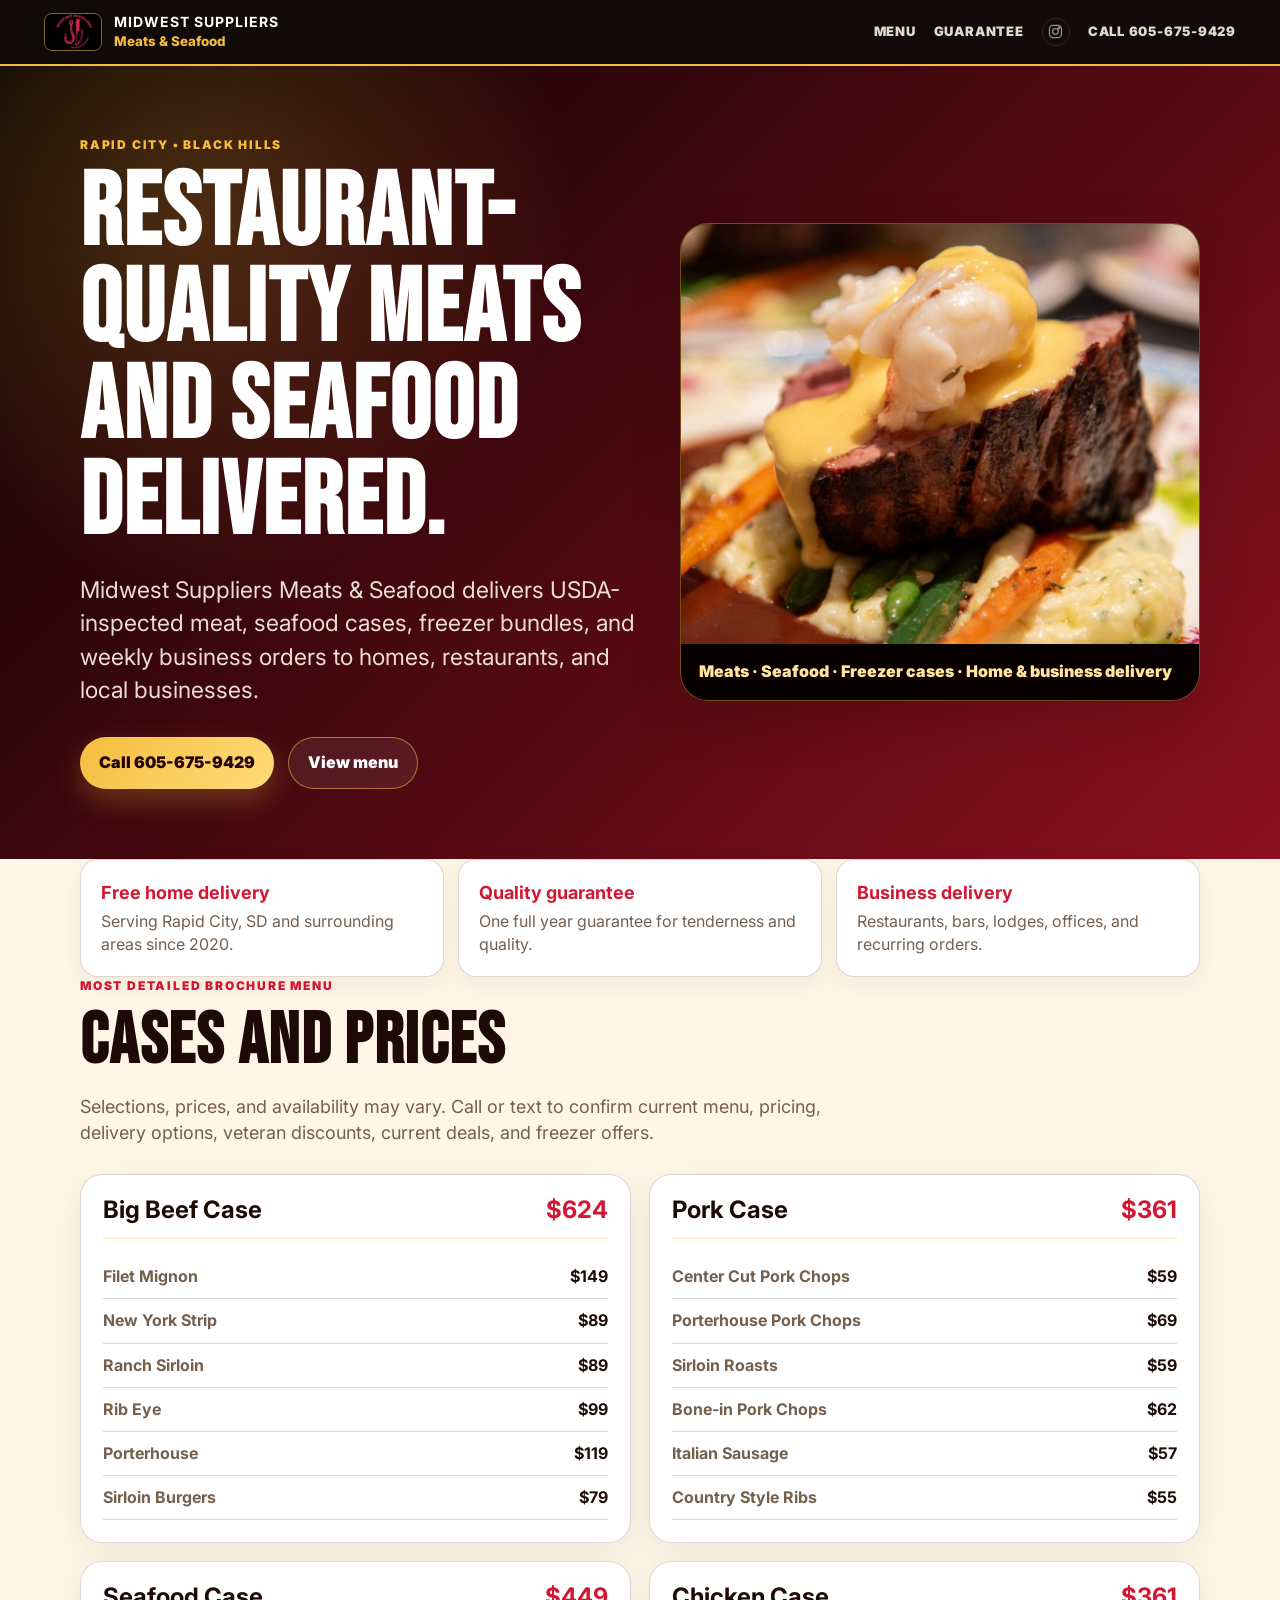
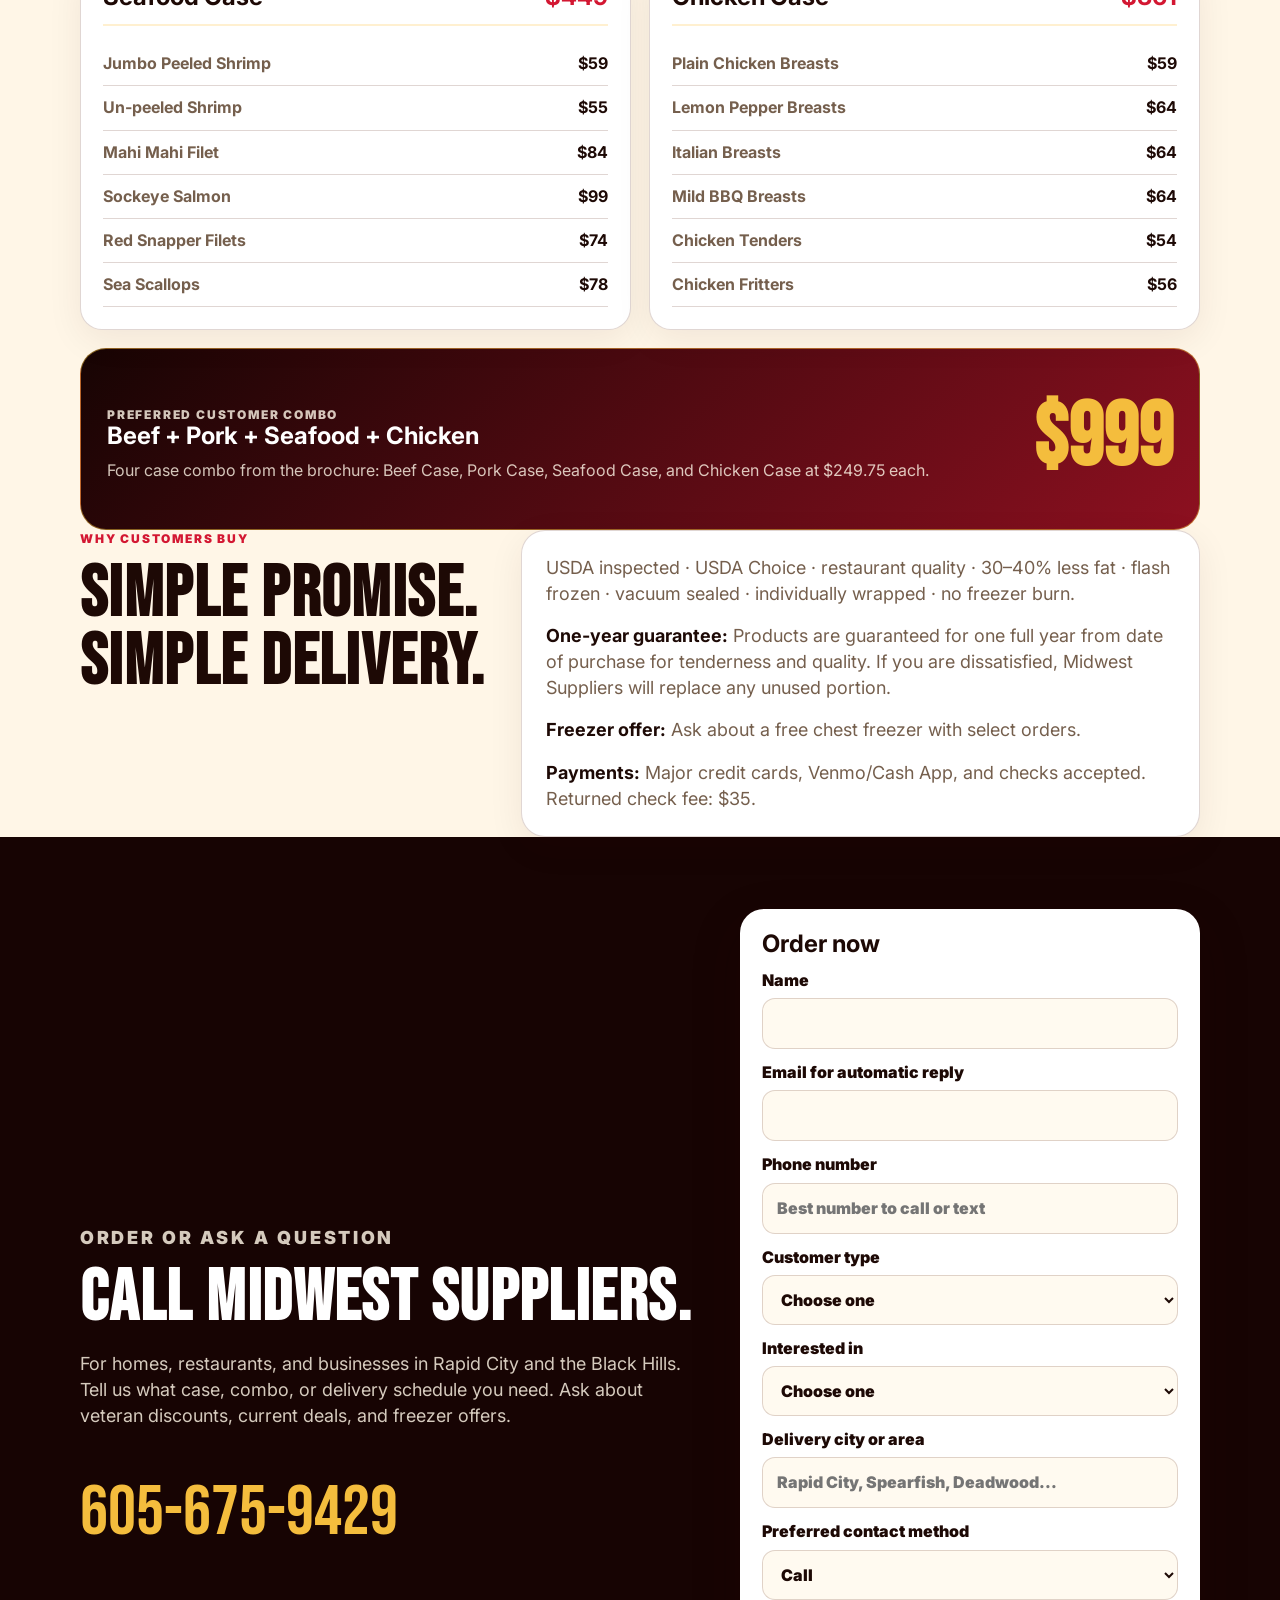
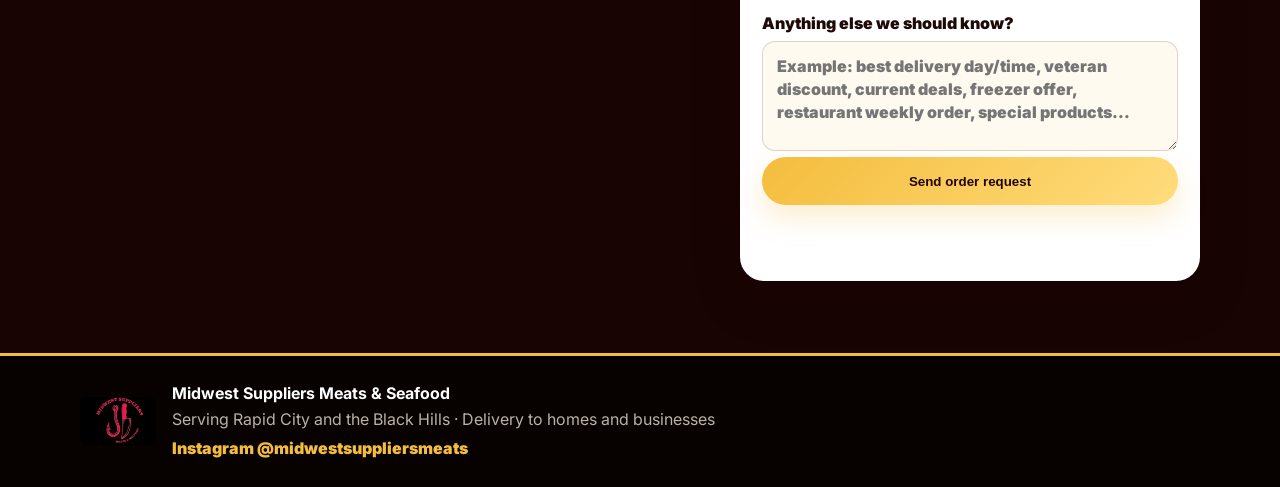
<file: index.html>
<!doctype html>
<html lang="en">
<head>
  <meta charset="utf-8" />
  <meta name="viewport" content="width=device-width, initial-scale=1" />
  <title>Midwest Suppliers Meats & Seafood | Rapid City & Black Hills Delivery</title>
  <meta name="description" content="Midwest Suppliers Meats & Seafood delivers restaurant-quality meat, seafood, freezer bundles, and cases to homes and businesses in Rapid City and the Black Hills." />
  <meta property="og:title" content="Midwest Suppliers Meats & Seafood" />
  <meta property="og:description" content="USDA-inspected meats, seafood cases, freezer bundles, and home or commercial delivery for Rapid City and the Black Hills." />
  <meta property="og:image" content="assets/steak-seafood-plate.jpg" />
  <link rel="preconnect" href="https://fonts.googleapis.com">
  <link rel="preconnect" href="https://fonts.gstatic.com" crossorigin>
  <link href="https://fonts.googleapis.com/css2?family=Bebas+Neue&family=Inter:wght@400;600;700;800;900&display=swap" rel="stylesheet">
  <link rel="stylesheet" href="styles.css?v=4" />
</head>
<body>
  <a class="skip-link" href="#contact">Skip to contact</a>

  <header class="site-header">
    <a class="brand" href="#top" aria-label="Midwest Suppliers home">
      <img src="assets/knife-logo.jpg" alt="Midwest Suppliers Meats & Seafood knife logo" />
      <span><strong>Midwest Suppliers</strong><small>Meats & Seafood</small></span>
    </a>
    <nav aria-label="Primary navigation">
      <a href="#menu">Menu</a>
      <a href="#guarantee">Guarantee</a>
      <a class="social-icon" href="https://www.instagram.com/midwestsuppliersmeats/" target="_blank" rel="noopener" aria-label="Instagram @midwestsuppliersmeats">
        <svg viewBox="0 0 24 24" aria-hidden="true" focusable="false">
          <rect x="3.5" y="3.5" width="17" height="17" rx="5"></rect>
          <circle cx="12" cy="12" r="4"></circle>
          <circle cx="17" cy="7" r="1.1"></circle>
        </svg>
      </a>
      <a href="#contact">Call 605-675-9429</a>
    </nav>
  </header>

  <main id="top">
    <section class="hero">
      <div class="hero-copy">
        <p class="eyebrow">Rapid City • Black Hills</p>
        <h1>Restaurant-quality meats and seafood delivered.</h1>
        <p class="lead">Midwest Suppliers Meats & Seafood delivers USDA-inspected meat, seafood cases, freezer bundles, and weekly business orders to homes, restaurants, and local businesses.</p>
        <div class="hero-actions">
          <a class="btn primary" href="tel:16056759429">Call 605-675-9429</a>
          <a class="btn secondary" href="#menu">View menu</a>
        </div>
      </div>
      <figure class="hero-photo">
        <img src="assets/steak-seafood-plate.jpg" alt="Plated steak topped with seafood and sauce" />
        <figcaption>Meats · Seafood · Freezer cases · Home & business delivery</figcaption>
      </figure>
    </section>

    <section class="quick-facts" aria-label="Business highlights">
      <div><strong>Free home delivery</strong><span>Serving Rapid City, SD and surrounding areas since 2020.</span></div>
      <div><strong>Quality guarantee</strong><span>One full year guarantee for tenderness and quality.</span></div>
      <div><strong>Business delivery</strong><span>Restaurants, bars, lodges, offices, and recurring orders.</span></div>
    </section>

    <section id="menu" class="section">
      <div class="section-head simple">
        <p class="eyebrow red">Most detailed brochure menu</p>
        <h2>Cases and prices</h2>
        <p>Selections, prices, and availability may vary. Call or text to confirm current menu, pricing, delivery options, veteran discounts, current deals, and freezer offers.</p>
      </div>

      <div class="case-grid">
        <article class="case-card">
          <h3>Big Beef Case <span>$624</span></h3>
          <ul>
            <li><span>Filet Mignon</span><b>$149</b></li>
            <li><span>New York Strip</span><b>$89</b></li>
            <li><span>Ranch Sirloin</span><b>$89</b></li>
            <li><span>Rib Eye</span><b>$99</b></li>
            <li><span>Porterhouse</span><b>$119</b></li>
            <li><span>Sirloin Burgers</span><b>$79</b></li>
          </ul>
        </article>

        <article class="case-card">
          <h3>Pork Case <span>$361</span></h3>
          <ul>
            <li><span>Center Cut Pork Chops</span><b>$59</b></li>
            <li><span>Porterhouse Pork Chops</span><b>$69</b></li>
            <li><span>Sirloin Roasts</span><b>$59</b></li>
            <li><span>Bone-in Pork Chops</span><b>$62</b></li>
            <li><span>Italian Sausage</span><b>$57</b></li>
            <li><span>Country Style Ribs</span><b>$55</b></li>
          </ul>
        </article>

        <article class="case-card">
          <h3>Seafood Case <span>$449</span></h3>
          <ul>
            <li><span>Jumbo Peeled Shrimp</span><b>$59</b></li>
            <li><span>Un-peeled Shrimp</span><b>$55</b></li>
            <li><span>Mahi Mahi Filet</span><b>$84</b></li>
            <li><span>Sockeye Salmon</span><b>$99</b></li>
            <li><span>Red Snapper Filets</span><b>$74</b></li>
            <li><span>Sea Scallops</span><b>$78</b></li>
          </ul>
        </article>

        <article class="case-card">
          <h3>Chicken Case <span>$361</span></h3>
          <ul>
            <li><span>Plain Chicken Breasts</span><b>$59</b></li>
            <li><span>Lemon Pepper Breasts</span><b>$64</b></li>
            <li><span>Italian Breasts</span><b>$64</b></li>
            <li><span>Mild BBQ Breasts</span><b>$64</b></li>
            <li><span>Chicken Tenders</span><b>$54</b></li>
            <li><span>Chicken Fritters</span><b>$56</b></li>
          </ul>
        </article>
      </div>

      <div class="combo-card">
        <div>
          <p class="eyebrow">Preferred customer combo</p>
          <h3>Beef + Pork + Seafood + Chicken</h3>
          <p>Four case combo from the brochure: Beef Case, Pork Case, Seafood Case, and Chicken Case at $249.75 each.</p>
        </div>
        <strong>$999</strong>
      </div>
    </section>

    <section id="guarantee" class="section split-section">
      <div>
        <p class="eyebrow red">Why customers buy</p>
        <h2>Simple promise. Simple delivery.</h2>
      </div>
      <div class="promise-list">
        <p>USDA inspected · USDA Choice · restaurant quality · 30–40% less fat · flash frozen · vacuum sealed · individually wrapped · no freezer burn.</p>
        <p><strong>One-year guarantee:</strong> Products are guaranteed for one full year from date of purchase for tenderness and quality. If you are dissatisfied, Midwest Suppliers will replace any unused portion.</p>
        <p><strong>Freezer offer:</strong> Ask about a free chest freezer with select orders.</p>
        <p><strong>Payments:</strong> Major credit cards, Venmo/Cash App, and checks accepted. Returned check fee: $35.</p>
      </div>
    </section>

    <section id="contact" class="contact-section">
      <div class="contact-copy">
        <p class="eyebrow">Order or ask a question</p>
        <h2>Call Midwest Suppliers.</h2>
        <p>For homes, restaurants, and businesses in Rapid City and the Black Hills. Tell us what case, combo, or delivery schedule you need. Ask about veteran discounts, current deals, and freezer offers.</p>
        <a class="phone-link" href="tel:16056759429">605-675-9429</a>
      </div>
      <form id="order-form" class="order-form" action="https://formsubmit.co/midwestsuppliersmeat@gmail.com" method="POST">
        <h3>Order now</h3>
        <input type="hidden" name="_subject" value="New Midwest Suppliers order request">
        <input type="hidden" name="_template" value="table">
        <input type="hidden" name="_captcha" value="false">
        <input type="hidden" name="_next" value="https://justicejuly.github.io/midwest-suppliers-site/thank-you.html">
        <input type="hidden" name="_autoresponse" value="Thank you for contacting Midwest Suppliers Meats & Seafood. We got your message and will be in contact with you as soon as possible. For faster help, call or text 605-675-9429.">
        <label>Name<input name="name" autocomplete="name" required></label>
        <label>Email for automatic reply<input type="email" name="email" autocomplete="email" required></label>
        <label>Phone number<input name="phone" autocomplete="tel" placeholder="Best number to call or text" required></label>
        <label>Customer type
          <select name="customer_type" required>
            <option value="">Choose one</option>
            <option>Home customer</option>
            <option>Restaurant / business</option>
            <option>Returning customer</option>
            <option>Just asking a question</option>
          </select>
        </label>
        <label>Interested in
          <select name="product_interest" required>
            <option value="">Choose one</option>
            <option>Big Beef Case</option>
            <option>Pork Case</option>
            <option>Seafood Case</option>
            <option>Chicken Case</option>
            <option>Preferred Customer Combo</option>
            <option>Freezer bundle / chest freezer offer</option>
            <option>Restaurant or business order</option>
            <option>Not sure yet</option>
          </select>
        </label>
        <label>Delivery city or area<input name="delivery_area" autocomplete="address-level2" placeholder="Rapid City, Spearfish, Deadwood..."></label>
        <label>Preferred contact method
          <select name="preferred_contact">
            <option>Call</option>
            <option>Text</option>
            <option>Email</option>
          </select>
        </label>
        <label>Anything else we should know?<textarea name="message" placeholder="Example: best delivery day/time, veteran discount, current deals, freezer offer, restaurant weekly order, special products..." required></textarea></label>
        <button class="btn primary full" type="submit">Send order request</button>
        <p id="form-status" class="form-status" role="status" aria-live="polite"></p>
      </form>
    </section>
  </main>

  <footer>
    <img src="assets/knife-logo.jpg" alt="Midwest Suppliers logo" />
    <div><strong>Midwest Suppliers Meats & Seafood</strong><span>Serving Rapid City and the Black Hills · Delivery to homes and businesses</span><a class="footer-social" href="https://www.instagram.com/midwestsuppliersmeats/" target="_blank" rel="noopener">Instagram @midwestsuppliersmeats</a></div>
  </footer>

  <script src="app.js?v=4"></script>
</body>
</html>
</file>
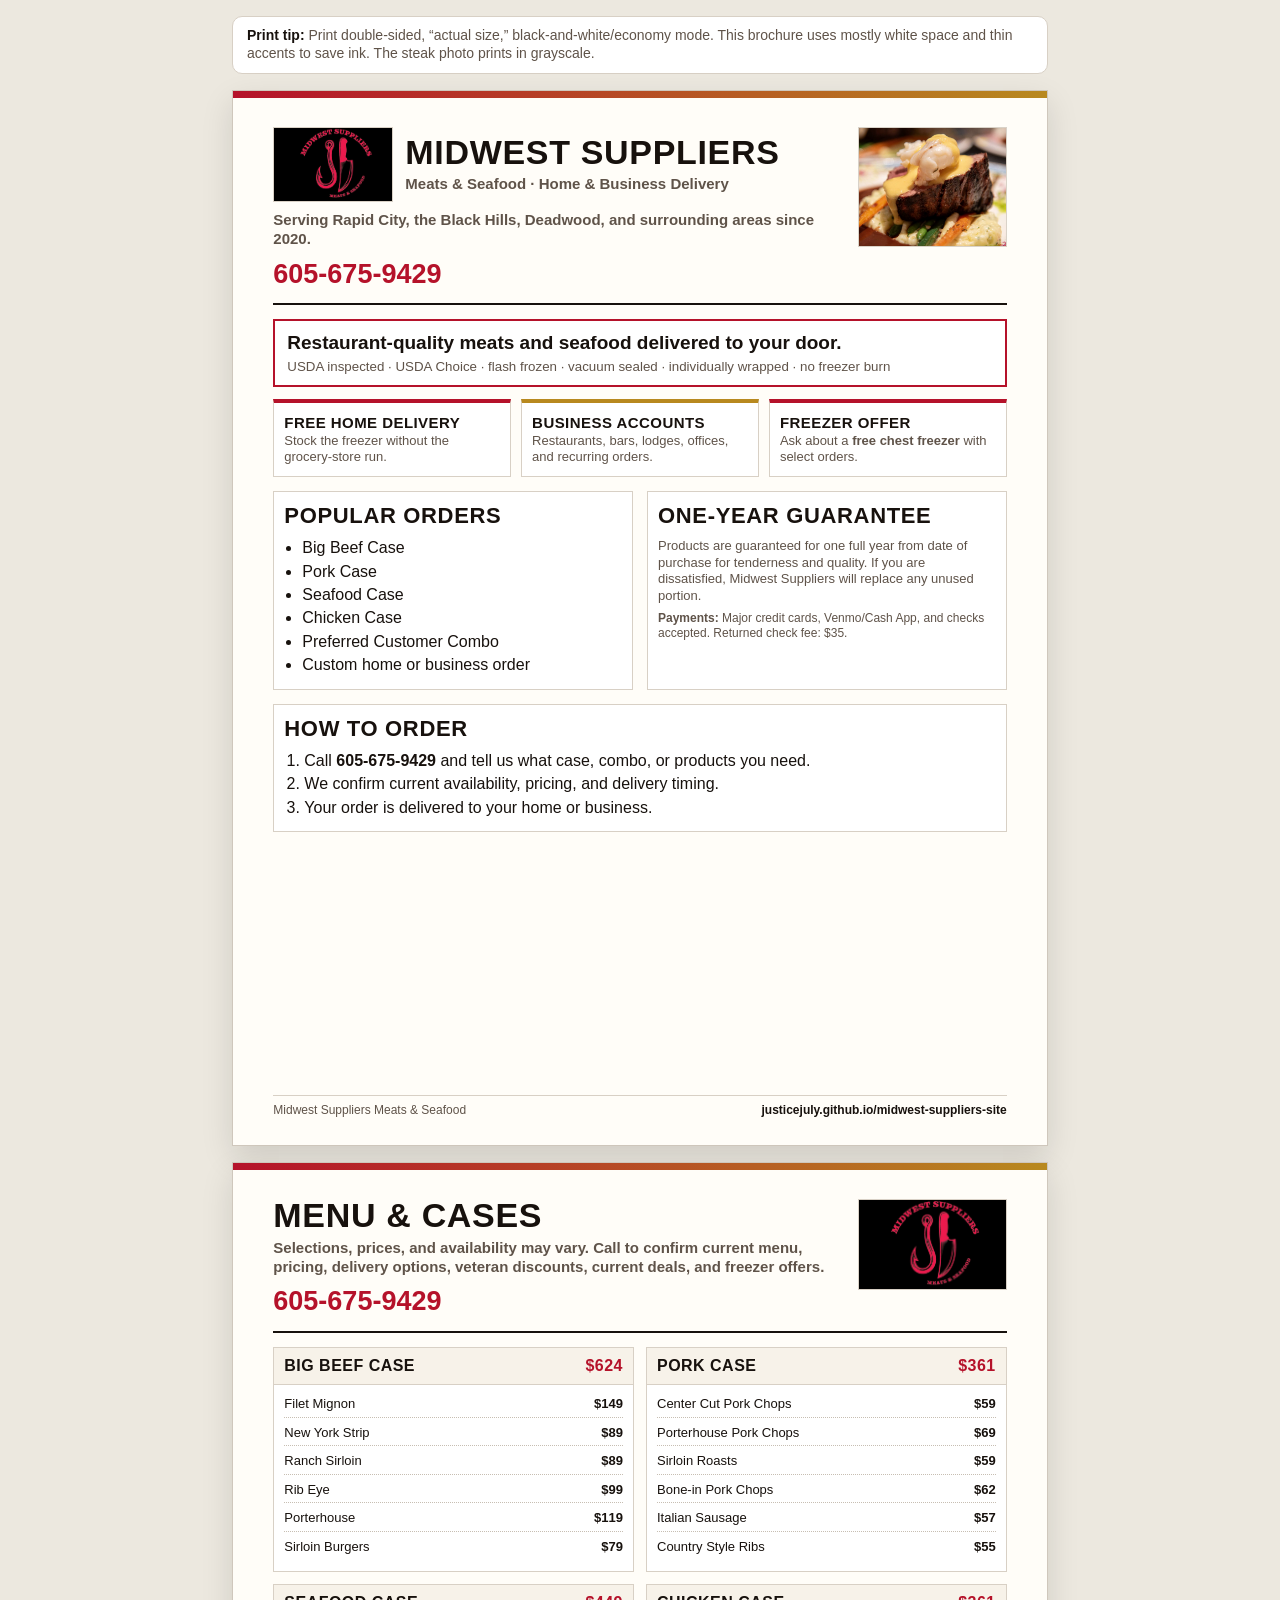
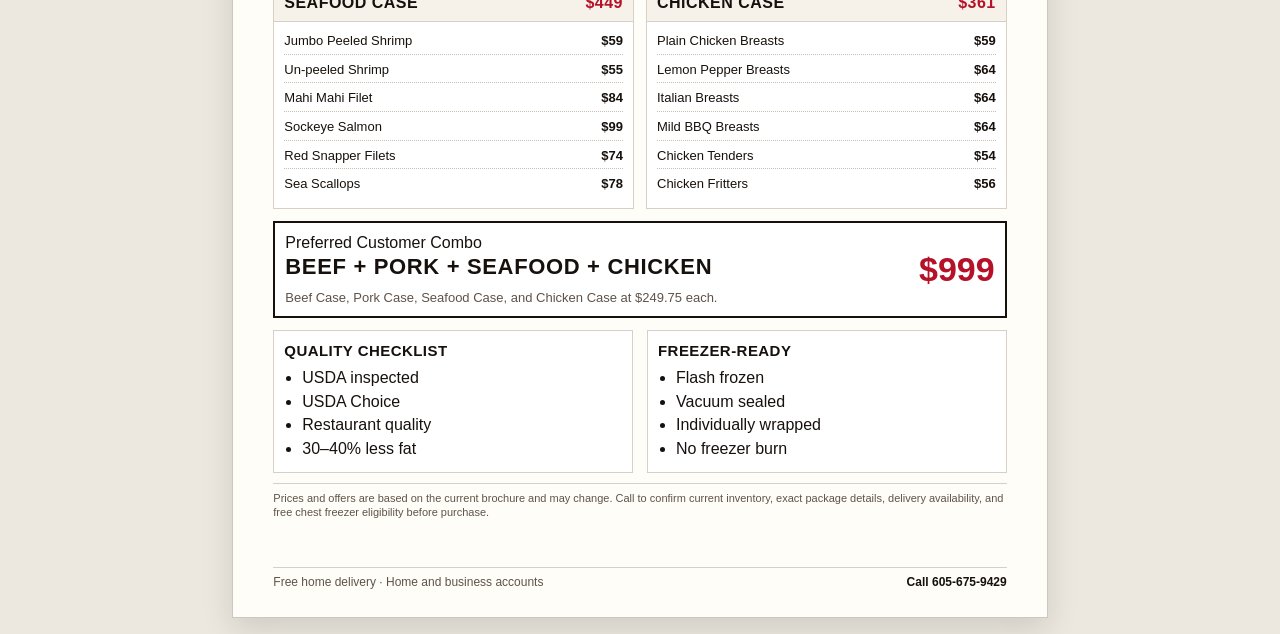
<file: brochure-print.html>
<!doctype html>
<html lang="en">
<head>
  <meta charset="utf-8" />
  <meta name="viewport" content="width=device-width, initial-scale=1" />
  <title>Midwest Suppliers Printable Brochure & Menu</title>
  <style>
    :root{
      --ink:#17110d;
      --muted:#5f5349;
      --red:#b5122a;
      --gold:#b8891f;
      --line:#d8d0c5;
      --paper:#fffdf8;
    }
    *{box-sizing:border-box}
    body{margin:0;background:#ece8df;color:var(--ink);font-family:Arial,Helvetica,sans-serif;line-height:1.28}
    .toolbar{max-width:8.5in;margin:16px auto;padding:10px 14px;background:#fff;border:1px solid var(--line);border-radius:10px;font-size:14px;color:var(--muted)}
    .toolbar strong{color:var(--ink)}
    .sheet{width:8.5in;min-height:11in;margin:16px auto;background:var(--paper);padding:.38in .42in;border:1px solid #cfc7bc;box-shadow:0 12px 30px rgba(0,0,0,.12);position:relative;overflow:hidden}
    .sheet::before{content:"";position:absolute;inset:0 0 auto;height:7px;background:linear-gradient(90deg,var(--red),var(--gold));print-color-adjust:exact;-webkit-print-color-adjust:exact}
    .header{display:grid;grid-template-columns:1fr 1.55in;gap:16px;align-items:start;border-bottom:2px solid var(--ink);padding-bottom:12px;margin-bottom:14px}
    .brand-row{display:flex;gap:12px;align-items:center;margin-bottom:8px}.logo{width:1.25in;height:.78in;object-fit:cover;border:1px solid var(--line)}
    h1,h2,h3,p{margin:0} h1{font-size:34px;line-height:.95;text-transform:uppercase;letter-spacing:.02em} h2{font-size:22px;text-transform:uppercase;letter-spacing:.03em;margin-bottom:8px} h3{font-size:15px;text-transform:uppercase;letter-spacing:.03em}
    .subtitle{font-size:15px;color:var(--muted);font-weight:700;margin-top:6px}.phone{font-size:27px;font-weight:900;color:var(--red);text-decoration:none;display:block;margin-top:8px}.photo{width:100%;height:1.25in;object-fit:cover;border:1px solid var(--line);filter:saturate(.88) contrast(1.02)}
    .callout{border:2px solid var(--red);padding:10px 12px;margin:12px 0;background:#fff}.callout strong{font-size:19px}.callout small{display:block;color:var(--muted);margin-top:3px}.grid-2{display:grid;grid-template-columns:1fr 1fr;gap:14px}.grid-3{display:grid;grid-template-columns:repeat(3,1fr);gap:10px}.box{border:1px solid var(--line);background:#fff;padding:10px}.box.redline{border-top:4px solid var(--red)}.box.goldline{border-top:4px solid var(--gold)}
    ul{margin:8px 0 0 18px;padding:0}li{margin:3px 0}.simple-list{list-style:none;margin:8px 0 0;padding:0}.simple-list li{border-bottom:1px solid var(--line);padding:5px 0;display:flex;justify-content:space-between;gap:14px}.simple-list b{white-space:nowrap}.guarantee{font-size:13px;color:var(--muted)}.big{font-size:19px;font-weight:900;color:var(--red)}
    .menu-grid{display:grid;grid-template-columns:1fr 1fr;gap:12px}.case{border:1px solid var(--line);background:#fff}.case h3{display:flex;justify-content:space-between;gap:10px;background:#f7f2e9;border-bottom:1px solid var(--line);padding:8px 10px;font-size:16px}.case h3 span{color:var(--red)}.case ul{list-style:none;margin:0;padding:4px 10px 8px}.case li{display:flex;justify-content:space-between;gap:10px;border-bottom:1px dotted #c7beb2;padding:4px 0;font-size:13px}.case li:last-child{border-bottom:0}.combo{display:grid;grid-template-columns:1fr 1.25in;gap:12px;align-items:center;border:2px solid var(--ink);background:#fff;padding:10px;margin-top:12px}.combo strong{font-size:34px;color:var(--red);text-align:right}.fineprint{font-size:11px;color:var(--muted);margin-top:10px;border-top:1px solid var(--line);padding-top:7px}.footer{position:absolute;left:.42in;right:.42in;bottom:.28in;border-top:1px solid var(--line);padding-top:7px;font-size:12px;color:var(--muted);display:flex;justify-content:space-between;gap:12px}.url{font-weight:900;color:var(--ink)}
    .no-ink-note{font-size:12px;color:var(--muted);margin-top:6px}.page-break{break-before:page;page-break-before:always}
    @page{size:letter;margin:0}
    @media print{
      body{background:white}.toolbar{display:none}.sheet{margin:0;border:0;box-shadow:none;width:8.5in;height:11in;min-height:11in}.photo{filter:grayscale(100%) contrast(1.05)}a{text-decoration:none;color:inherit}.sheet::before{height:5px}
    }
  </style>
</head>
<body>
  <div class="toolbar"><strong>Print tip:</strong> Print double-sided, “actual size,” black-and-white/economy mode. This brochure uses mostly white space and thin accents to save ink. The steak photo prints in grayscale.</div>

  <section class="sheet">
    <div class="header">
      <div>
        <div class="brand-row">
          <img class="logo" src="assets/knife-logo.jpg" alt="Midwest Suppliers knife logo">
          <div>
            <h1>Midwest Suppliers</h1>
            <p class="subtitle">Meats & Seafood · Home & Business Delivery</p>
          </div>
        </div>
        <p class="subtitle">Serving Rapid City, the Black Hills, Deadwood, and surrounding areas since 2020.</p>
        <a class="phone" href="tel:16056759429">605-675-9429</a>
      </div>
      <img class="photo" src="assets/steak-seafood-plate.jpg" alt="Plated steak topped with seafood and sauce">
    </div>

    <div class="callout">
      <strong>Restaurant-quality meats and seafood delivered to your door.</strong>
      <small>USDA inspected · USDA Choice · flash frozen · vacuum sealed · individually wrapped · no freezer burn</small>
    </div>

    <div class="grid-3">
      <div class="box redline"><h3>Free home delivery</h3><p class="guarantee">Stock the freezer without the grocery-store run.</p></div>
      <div class="box goldline"><h3>Business accounts</h3><p class="guarantee">Restaurants, bars, lodges, offices, and recurring orders.</p></div>
      <div class="box redline"><h3>Freezer offer</h3><p class="guarantee">Ask about a <b>free chest freezer</b> with select orders.</p></div>
    </div>

    <div class="grid-2" style="margin-top:14px">
      <div class="box">
        <h2>Popular orders</h2>
        <ul>
          <li>Big Beef Case</li>
          <li>Pork Case</li>
          <li>Seafood Case</li>
          <li>Chicken Case</li>
          <li>Preferred Customer Combo</li>
          <li>Custom home or business order</li>
        </ul>
      </div>
      <div class="box">
        <h2>One-year guarantee</h2>
        <p class="guarantee">Products are guaranteed for one full year from date of purchase for tenderness and quality. If you are dissatisfied, Midwest Suppliers will replace any unused portion.</p>
        <p class="no-ink-note"><b>Payments:</b> Major credit cards, Venmo/Cash App, and checks accepted. Returned check fee: $35.</p>
      </div>
    </div>

    <div class="box" style="margin-top:14px">
      <h2>How to order</h2>
      <ol style="margin:8px 0 0 20px;padding:0">
        <li>Call <b>605-675-9429</b> and tell us what case, combo, or products you need.</li>
        <li>We confirm current availability, pricing, and delivery timing.</li>
        <li>Your order is delivered to your home or business.</li>
      </ol>
    </div>

    <div class="footer"><span>Midwest Suppliers Meats & Seafood</span><span class="url">justicejuly.github.io/midwest-suppliers-site</span></div>
  </section>

  <section class="sheet page-break">
    <div class="header">
      <div>
        <h1>Menu & Cases</h1>
        <p class="subtitle">Selections, prices, and availability may vary. Call to confirm current menu, pricing, delivery options, veteran discounts, current deals, and freezer offers.</p>
        <a class="phone" href="tel:16056759429">605-675-9429</a>
      </div>
      <img class="logo" src="assets/knife-logo.jpg" alt="Midwest Suppliers knife logo" style="justify-self:end;width:1.55in;height:.95in">
    </div>

    <div class="menu-grid">
      <article class="case">
        <h3>Big Beef Case <span>$624</span></h3>
        <ul>
          <li><span>Filet Mignon</span><b>$149</b></li>
          <li><span>New York Strip</span><b>$89</b></li>
          <li><span>Ranch Sirloin</span><b>$89</b></li>
          <li><span>Rib Eye</span><b>$99</b></li>
          <li><span>Porterhouse</span><b>$119</b></li>
          <li><span>Sirloin Burgers</span><b>$79</b></li>
        </ul>
      </article>

      <article class="case">
        <h3>Pork Case <span>$361</span></h3>
        <ul>
          <li><span>Center Cut Pork Chops</span><b>$59</b></li>
          <li><span>Porterhouse Pork Chops</span><b>$69</b></li>
          <li><span>Sirloin Roasts</span><b>$59</b></li>
          <li><span>Bone-in Pork Chops</span><b>$62</b></li>
          <li><span>Italian Sausage</span><b>$57</b></li>
          <li><span>Country Style Ribs</span><b>$55</b></li>
        </ul>
      </article>

      <article class="case">
        <h3>Seafood Case <span>$449</span></h3>
        <ul>
          <li><span>Jumbo Peeled Shrimp</span><b>$59</b></li>
          <li><span>Un-peeled Shrimp</span><b>$55</b></li>
          <li><span>Mahi Mahi Filet</span><b>$84</b></li>
          <li><span>Sockeye Salmon</span><b>$99</b></li>
          <li><span>Red Snapper Filets</span><b>$74</b></li>
          <li><span>Sea Scallops</span><b>$78</b></li>
        </ul>
      </article>

      <article class="case">
        <h3>Chicken Case <span>$361</span></h3>
        <ul>
          <li><span>Plain Chicken Breasts</span><b>$59</b></li>
          <li><span>Lemon Pepper Breasts</span><b>$64</b></li>
          <li><span>Italian Breasts</span><b>$64</b></li>
          <li><span>Mild BBQ Breasts</span><b>$64</b></li>
          <li><span>Chicken Tenders</span><b>$54</b></li>
          <li><span>Chicken Fritters</span><b>$56</b></li>
        </ul>
      </article>
    </div>

    <div class="combo">
      <div>
        <p class="eyebrow">Preferred Customer Combo</p>
        <h2>Beef + Pork + Seafood + Chicken</h2>
        <p class="guarantee">Beef Case, Pork Case, Seafood Case, and Chicken Case at $249.75 each.</p>
      </div>
      <strong>$999</strong>
    </div>

    <div class="grid-2" style="margin-top:12px">
      <div class="box">
        <h3>Quality checklist</h3>
        <ul>
          <li>USDA inspected</li>
          <li>USDA Choice</li>
          <li>Restaurant quality</li>
          <li>30–40% less fat</li>
        </ul>
      </div>
      <div class="box">
        <h3>Freezer-ready</h3>
        <ul>
          <li>Flash frozen</li>
          <li>Vacuum sealed</li>
          <li>Individually wrapped</li>
          <li>No freezer burn</li>
        </ul>
      </div>
    </div>

    <p class="fineprint">Prices and offers are based on the current brochure and may change. Call to confirm current inventory, exact package details, delivery availability, and free chest freezer eligibility before purchase.</p>
    <div class="footer"><span>Free home delivery · Home and business accounts</span><span class="url">Call 605-675-9429</span></div>
  </section>
</body>
</html>
</file>
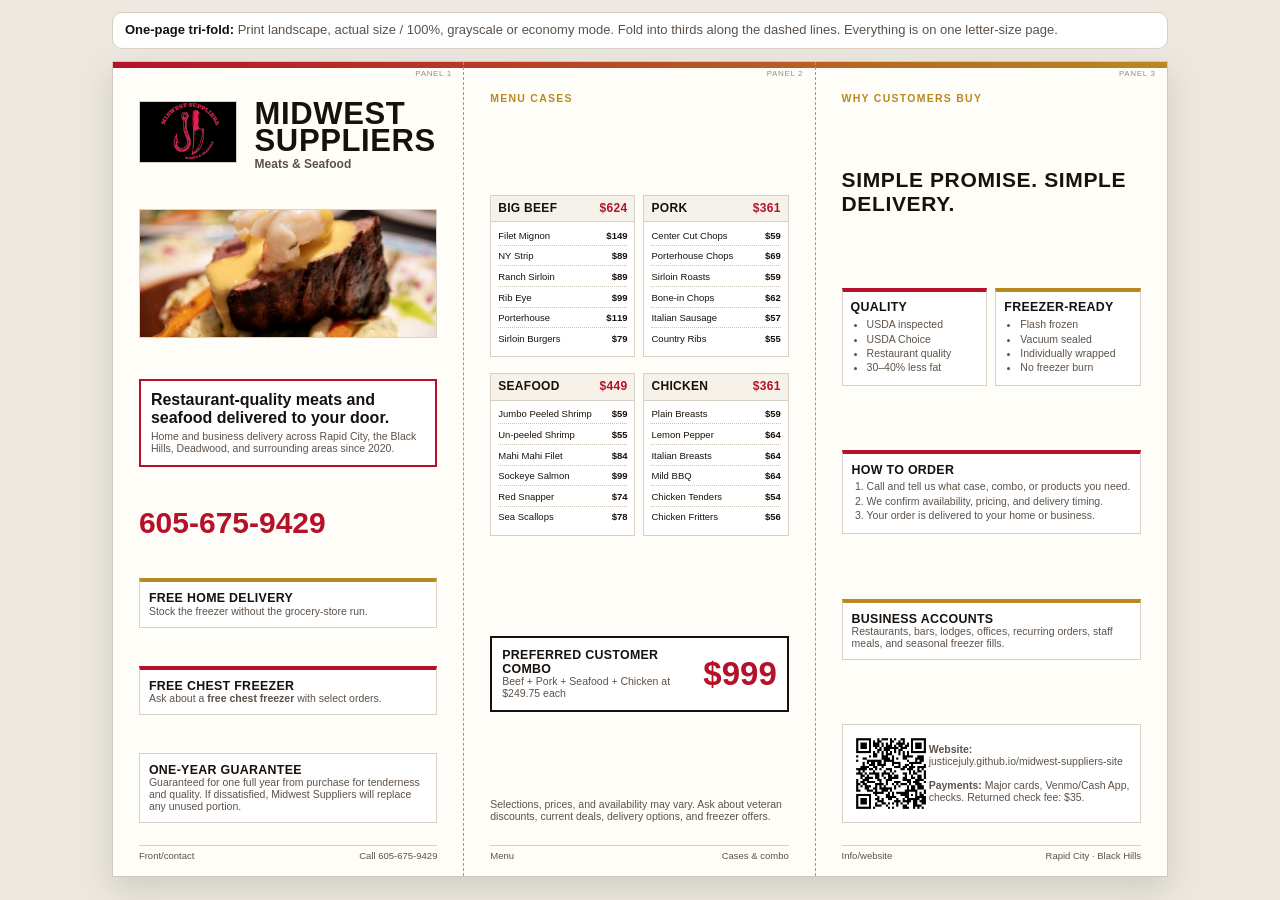
<file: brochure-trifold.html>
<!doctype html>
<html lang="en">
<head>
  <meta charset="utf-8" />
  <meta name="viewport" content="width=device-width, initial-scale=1" />
  <title>Midwest Suppliers One-Page Tri-Fold Menu</title>
  <style>
    :root{--ink:#17110d;--muted:#5d5147;--red:#b5122a;--gold:#b8891f;--line:#d8d0c5;--paper:#fffdf8;--soft:#f7f2e9}
    *{box-sizing:border-box}body{margin:0;background:#ece8df;color:var(--ink);font-family:Arial,Helvetica,sans-serif;line-height:1.14}.toolbar{max-width:11in;margin:12px auto;padding:10px 12px;background:#fff;border:1px solid var(--line);border-radius:10px;color:var(--muted);font-size:13px}.toolbar strong{color:var(--ink)}
    .sheet{width:11in;height:8.5in;margin:12px auto;background:var(--paper);border:1px solid #cfc7bc;box-shadow:0 12px 30px rgba(0,0,0,.12);display:grid;grid-template-columns:1fr 1fr 1fr;position:relative;overflow:hidden}.sheet:before{content:"";position:absolute;inset:0 0 auto;height:6px;background:linear-gradient(90deg,var(--red),var(--gold));print-color-adjust:exact;-webkit-print-color-adjust:exact}.panel{padding:.32in .27in .55in;border-right:1px dashed #999;position:relative;min-width:0;display:flex;flex-direction:column;justify-content:space-between}.panel:last-child{border-right:0}.fold-label{position:absolute;top:.08in;right:.12in;color:#9a8f82;font-size:8px;text-transform:uppercase;letter-spacing:.08em}.logo{width:1.02in;height:.64in;object-fit:cover;border:1px solid var(--line);display:block}.photo{width:100%;height:1.35in;object-fit:cover;border:1px solid var(--line);filter:saturate(.88) contrast(1.03)}
    h1,h2,h3,p{margin:0}h1{font-size:31px;line-height:.88;text-transform:uppercase;letter-spacing:.02em;margin-top:7px}h2{font-size:21px;text-transform:uppercase;letter-spacing:.03em;margin:0 0 8px}h3{font-size:12.4px;text-transform:uppercase;letter-spacing:.025em}.sub{font-size:12px;color:var(--muted);font-weight:700;margin-top:4px}.phone{display:block;margin-top:10px;color:var(--red);font-size:30px;font-weight:900;text-decoration:none}.tag{font-size:10.5px;text-transform:uppercase;letter-spacing:.12em;font-weight:900;color:var(--gold);margin-bottom:8px}.box{border:1px solid var(--line);background:#fff;padding:9px;margin-top:9px}.box.red{border-top:4px solid var(--red)}.box.gold{border-top:4px solid var(--gold)}.small{font-size:10.5px;color:var(--muted)}.body{font-size:11px}.call{border:2px solid var(--red);padding:10px;margin-top:11px;background:#fff}.call strong{font-size:16px}.cover-grid{display:grid;grid-template-columns:1.08in 1fr;gap:12px;align-items:center}.quality-grid{display:grid;grid-template-columns:1fr 1fr;gap:8px;margin-top:9px}.quality-grid .box{margin-top:0;padding:8px}
    ul{margin:5px 0 0 16px;padding:0}li{margin:2.4px 0}.case{border:1px solid var(--line);background:#fff;margin-bottom:8px}.case h3{display:flex;justify-content:space-between;gap:6px;background:var(--soft);padding:6px 7px;border-bottom:1px solid var(--line);font-size:12px}.case h3 span{color:var(--red);white-space:nowrap}.case ul{list-style:none;margin:0;padding:3px 7px 6px}.case li{display:flex;justify-content:space-between;gap:6px;border-bottom:1px dotted #cbc2b6;padding:3.2px 0;font-size:9.5px}.case li:last-child{border-bottom:0}.case b{white-space:nowrap}.cases-2{display:grid;grid-template-columns:1fr 1fr;gap:8px}.combo{border:2px solid var(--ink);background:#fff;padding:10px;margin-top:10px;display:flex;align-items:center;justify-content:space-between;gap:9px}.combo strong{font-size:33px;color:var(--red)}.qr{width:.82in;height:.82in;image-rendering:crisp-edges}.footer{position:absolute;left:.27in;right:.27in;bottom:.15in;border-top:1px solid var(--line);padding-top:5px;font-size:9.5px;color:var(--muted);display:flex;justify-content:space-between;gap:6px}
    @page{size:letter landscape;margin:0}@media print{body{background:white}.toolbar{display:none}.sheet{margin:0;border:0;box-shadow:none}.photo{filter:grayscale(100%) contrast(1.06)}a{text-decoration:none;color:inherit}.sheet:before{height:4px}}
  </style>
</head>
<body>
  <div class="toolbar"><strong>One-page tri-fold:</strong> Print landscape, actual size / 100%, grayscale or economy mode. Fold into thirds along the dashed lines. Everything is on one letter-size page.</div>

  <section class="sheet">
    <article class="panel">
      <span class="fold-label">Panel 1</span>
      <div class="cover-grid"><img class="logo" src="assets/knife-logo.jpg" alt="Midwest Suppliers knife logo"><div><h1>Midwest Suppliers</h1><p class="sub">Meats & Seafood</p></div></div>
      <img class="photo" src="assets/steak-seafood-plate.jpg" alt="Plated steak topped with seafood and sauce" style="margin-top:8px">
      <div class="call"><strong>Restaurant-quality meats and seafood delivered to your door.</strong><p class="small" style="margin-top:4px">Home and business delivery across Rapid City, the Black Hills, Deadwood, and surrounding areas since 2020.</p></div>
      <a class="phone" href="tel:16056759429">605-675-9429</a>
      <div class="box gold"><h3>Free home delivery</h3><p class="small">Stock the freezer without the grocery-store run.</p></div>
      <div class="box red"><h3>Free chest freezer</h3><p class="small">Ask about a <b>free chest freezer</b> with select orders.</p></div>
      <div class="box"><h3>One-year guarantee</h3><p class="small">Guaranteed for one full year from purchase for tenderness and quality. If dissatisfied, Midwest Suppliers will replace any unused portion.</p></div>
      <div class="footer"><span>Front/contact</span><span>Call 605-675-9429</span></div>
    </article>

    <article class="panel">
      <span class="fold-label">Panel 2</span>
      <p class="tag">Menu cases</p>
      <div class="cases-2">
        <div class="case"><h3>Big Beef <span>$624</span></h3><ul><li><span>Filet Mignon</span><b>$149</b></li><li><span>NY Strip</span><b>$89</b></li><li><span>Ranch Sirloin</span><b>$89</b></li><li><span>Rib Eye</span><b>$99</b></li><li><span>Porterhouse</span><b>$119</b></li><li><span>Sirloin Burgers</span><b>$79</b></li></ul></div>
        <div class="case"><h3>Pork <span>$361</span></h3><ul><li><span>Center Cut Chops</span><b>$59</b></li><li><span>Porterhouse Chops</span><b>$69</b></li><li><span>Sirloin Roasts</span><b>$59</b></li><li><span>Bone-in Chops</span><b>$62</b></li><li><span>Italian Sausage</span><b>$57</b></li><li><span>Country Ribs</span><b>$55</b></li></ul></div>
        <div class="case"><h3>Seafood <span>$449</span></h3><ul><li><span>Jumbo Peeled Shrimp</span><b>$59</b></li><li><span>Un-peeled Shrimp</span><b>$55</b></li><li><span>Mahi Mahi Filet</span><b>$84</b></li><li><span>Sockeye Salmon</span><b>$99</b></li><li><span>Red Snapper</span><b>$74</b></li><li><span>Sea Scallops</span><b>$78</b></li></ul></div>
        <div class="case"><h3>Chicken <span>$361</span></h3><ul><li><span>Plain Breasts</span><b>$59</b></li><li><span>Lemon Pepper</span><b>$64</b></li><li><span>Italian Breasts</span><b>$64</b></li><li><span>Mild BBQ</span><b>$64</b></li><li><span>Chicken Tenders</span><b>$54</b></li><li><span>Chicken Fritters</span><b>$56</b></li></ul></div>
      </div>
      <div class="combo"><div><h3>Preferred Customer Combo</h3><p class="small">Beef + Pork + Seafood + Chicken at $249.75 each</p></div><strong>$999</strong></div>
      <p class="small" style="margin-top:5px">Selections, prices, and availability may vary. Ask about veteran discounts, current deals, delivery options, and freezer offers.</p>
      <div class="footer"><span>Menu</span><span>Cases & combo</span></div>
    </article>

    <article class="panel">
      <span class="fold-label">Panel 3</span>
      <p class="tag">Why customers buy</p>
      <h2>Simple promise. Simple delivery.</h2>
      <div class="quality-grid">
        <div class="box red"><h3>Quality</h3><ul class="small"><li>USDA inspected</li><li>USDA Choice</li><li>Restaurant quality</li><li>30–40% less fat</li></ul></div>
        <div class="box gold"><h3>Freezer-ready</h3><ul class="small"><li>Flash frozen</li><li>Vacuum sealed</li><li>Individually wrapped</li><li>No freezer burn</li></ul></div>
      </div>
      <div class="box red"><h3>How to order</h3><ol class="small" style="margin:4px 0 0 15px;padding:0"><li>Call and tell us what case, combo, or products you need.</li><li>We confirm availability, pricing, and delivery timing.</li><li>Your order is delivered to your home or business.</li></ol></div>
      <div class="box gold"><h3>Business accounts</h3><p class="small">Restaurants, bars, lodges, offices, recurring orders, staff meals, and seasonal freezer fills.</p></div>
      <div class="box" style="display:grid;grid-template-columns:.72in 1fr;gap:8px;align-items:center"><img class="qr" src="assets/site-qr.png" alt="QR code to Midwest Suppliers website"><p class="small"><b>Website:</b><br>justicejuly.github.io/midwest-suppliers-site<br><br><b>Payments:</b> Major cards, Venmo/Cash App, checks. Returned check fee: $35.</p></div>
      <div class="footer"><span>Info/website</span><span>Rapid City · Black Hills</span></div>
    </article>
  </section>
</body>
</html>
</file>
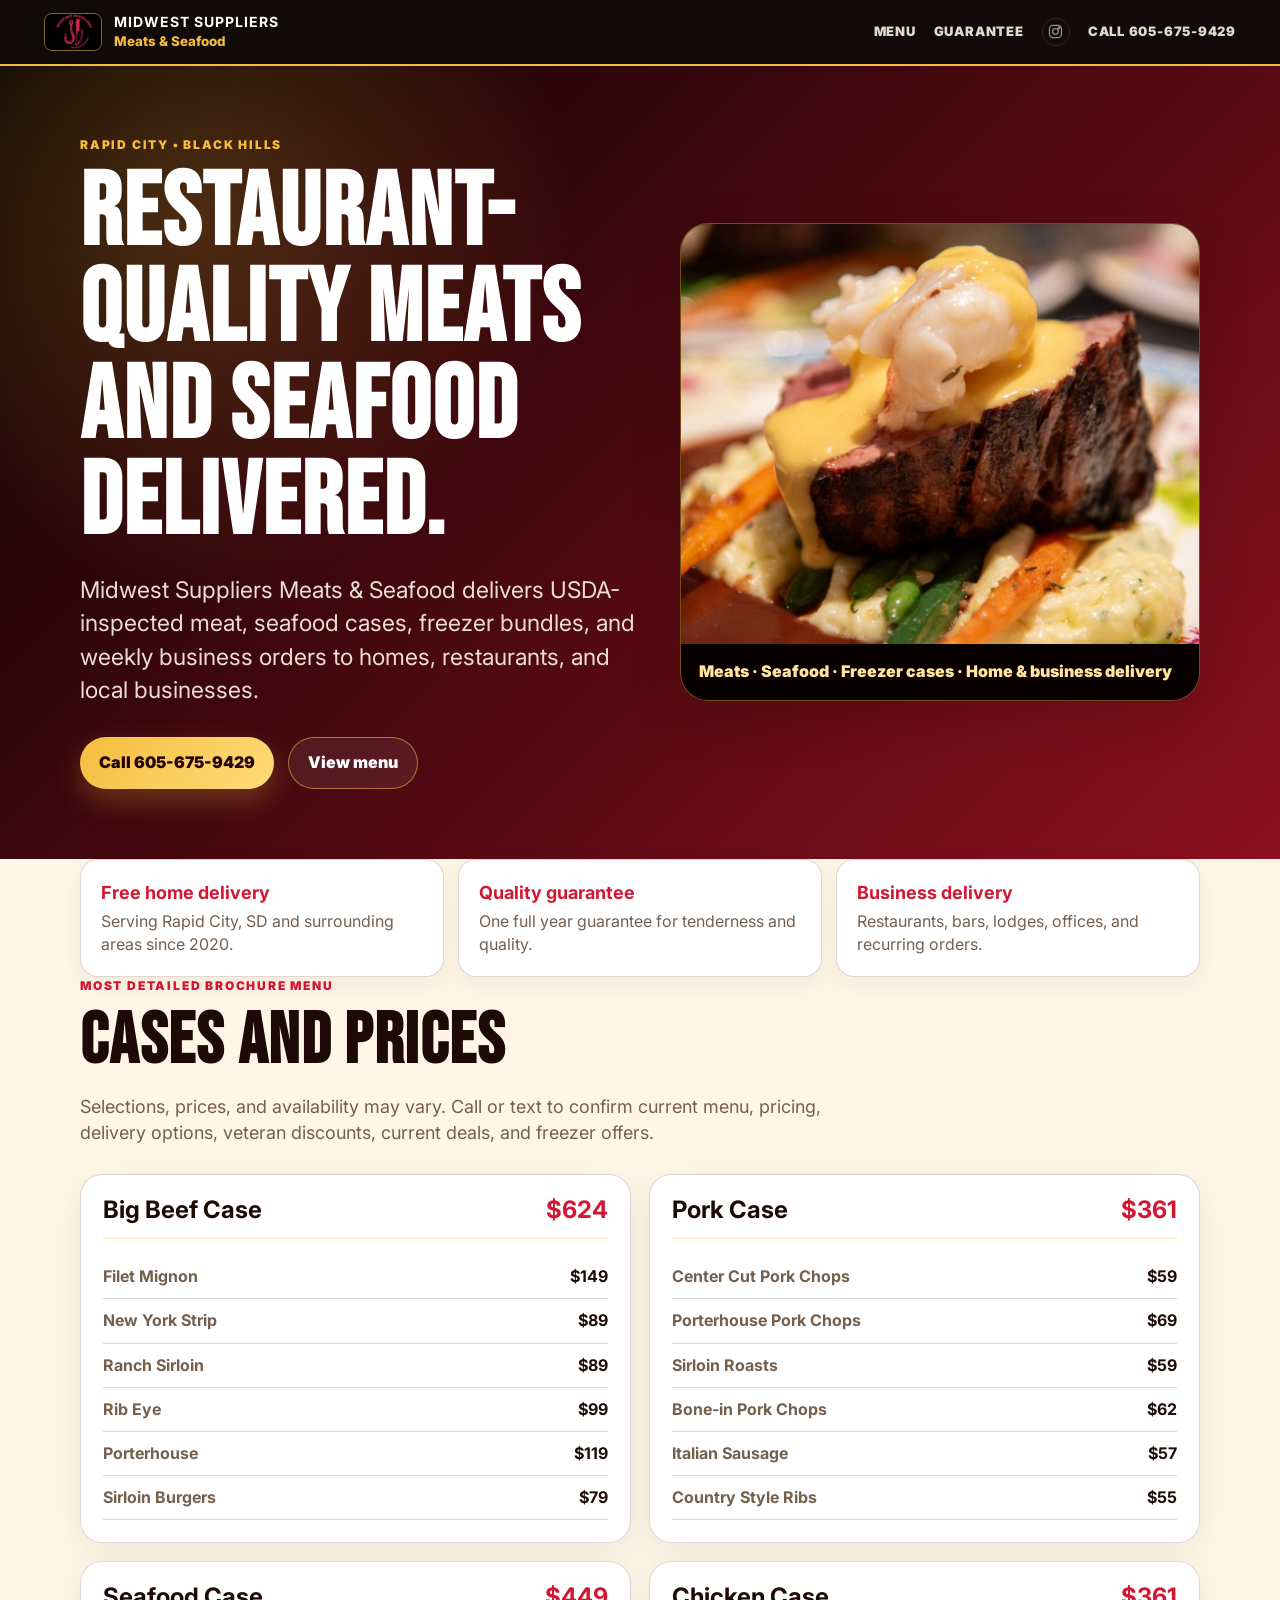
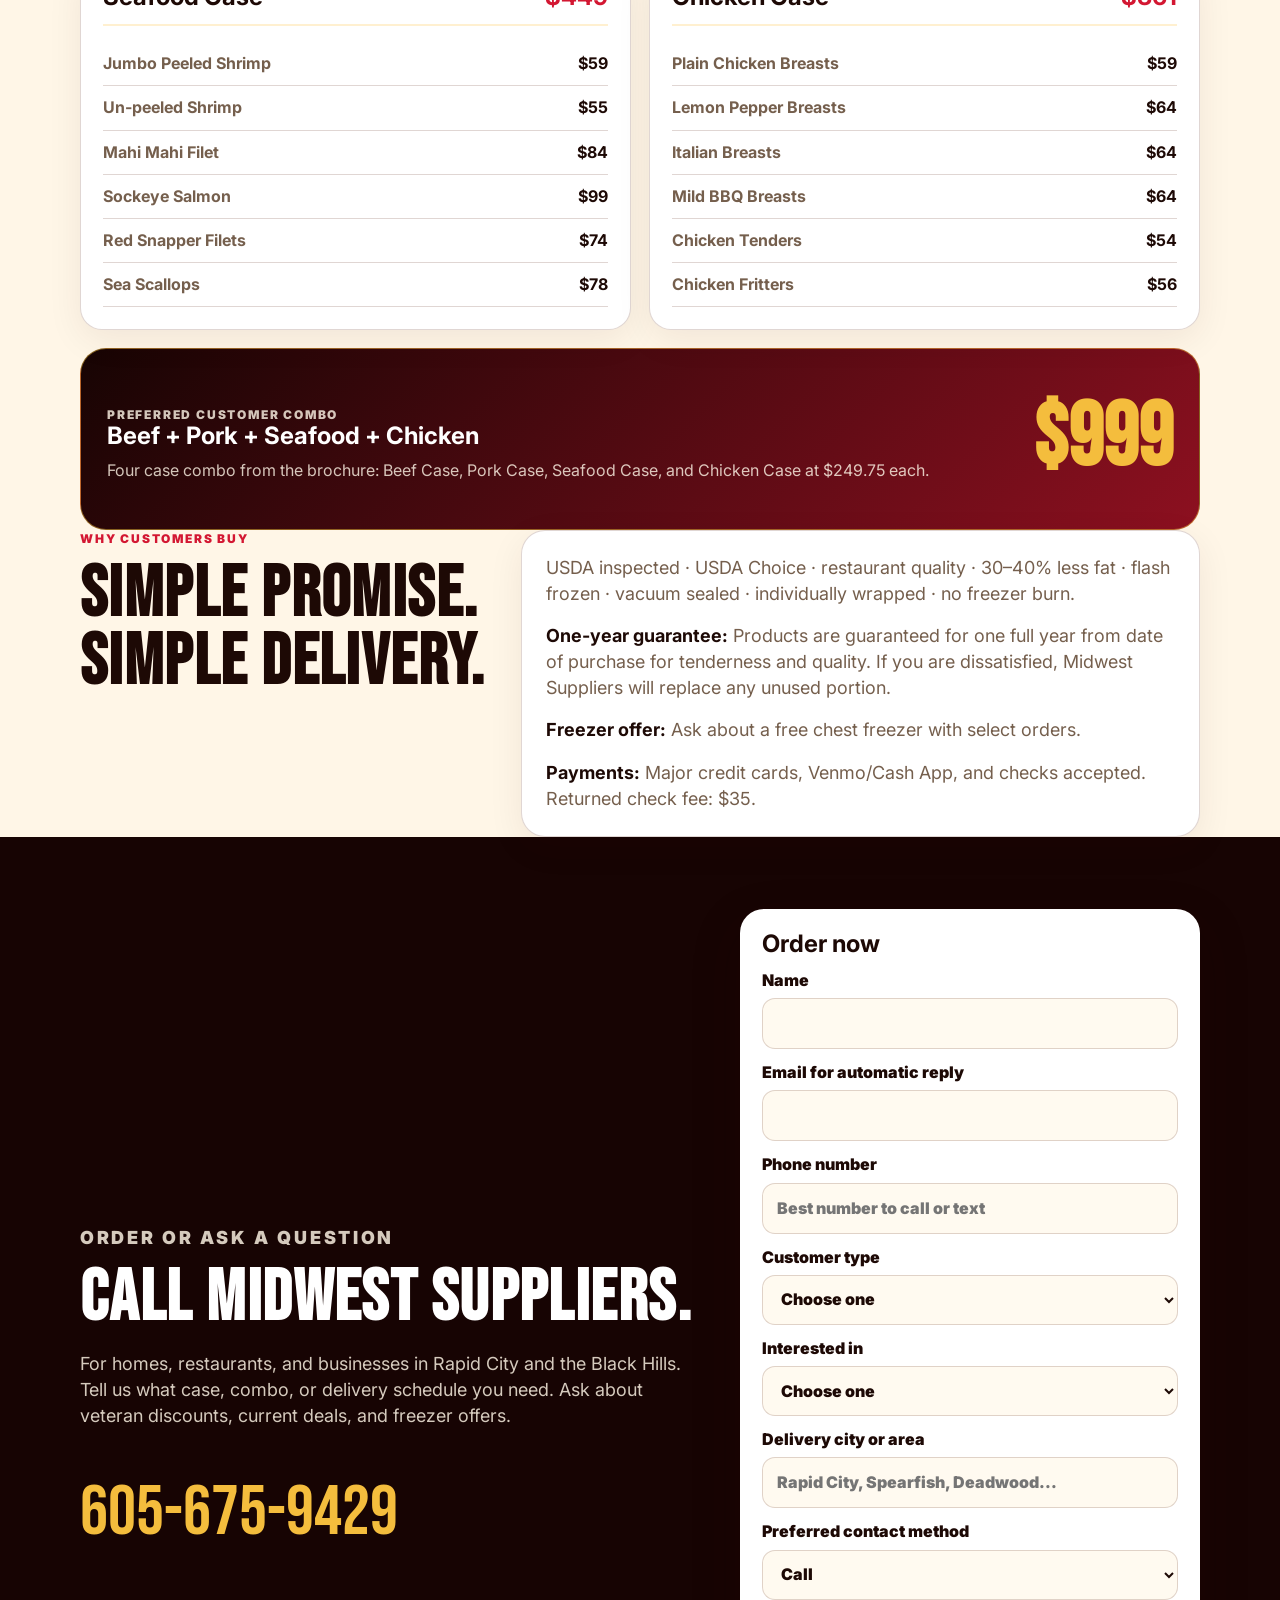
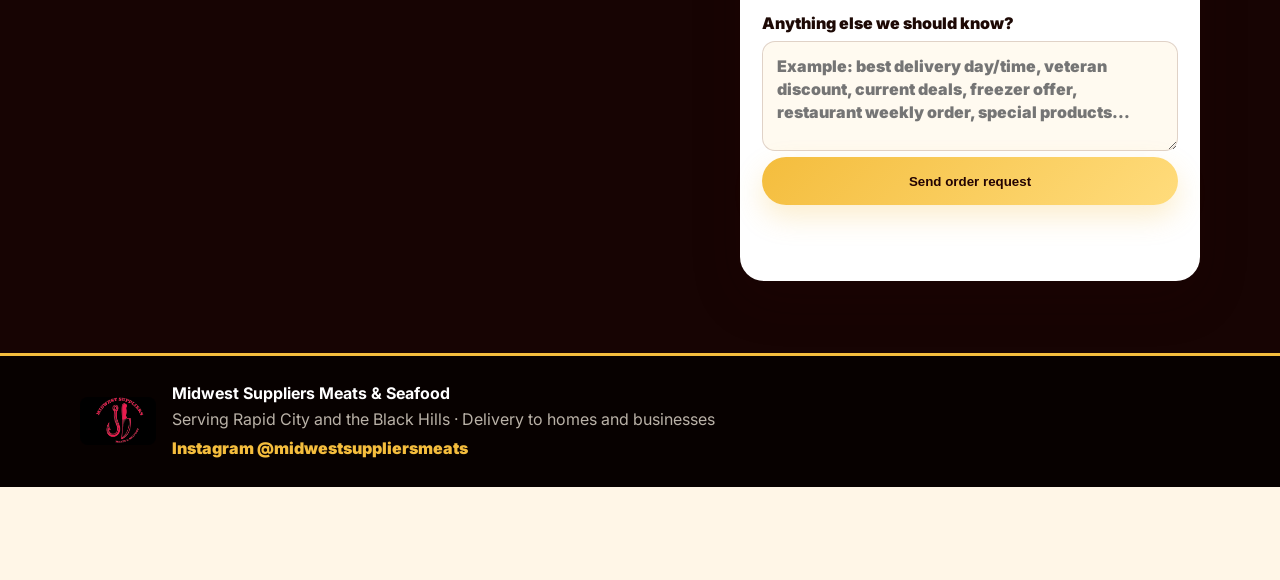
<file: brochure.html>
<!doctype html><html lang="en"><head><meta charset="utf-8"><meta name="viewport" content="width=device-width, initial-scale=1"><title>Selection | MidWest Suppliers</title><meta http-equiv="refresh" content="0; url=index.html#selection"><link rel="canonical" href="index.html#selection"></head><body><p><a href="index.html#selection">Continue to the selection section</a></p></body></html>
</file>
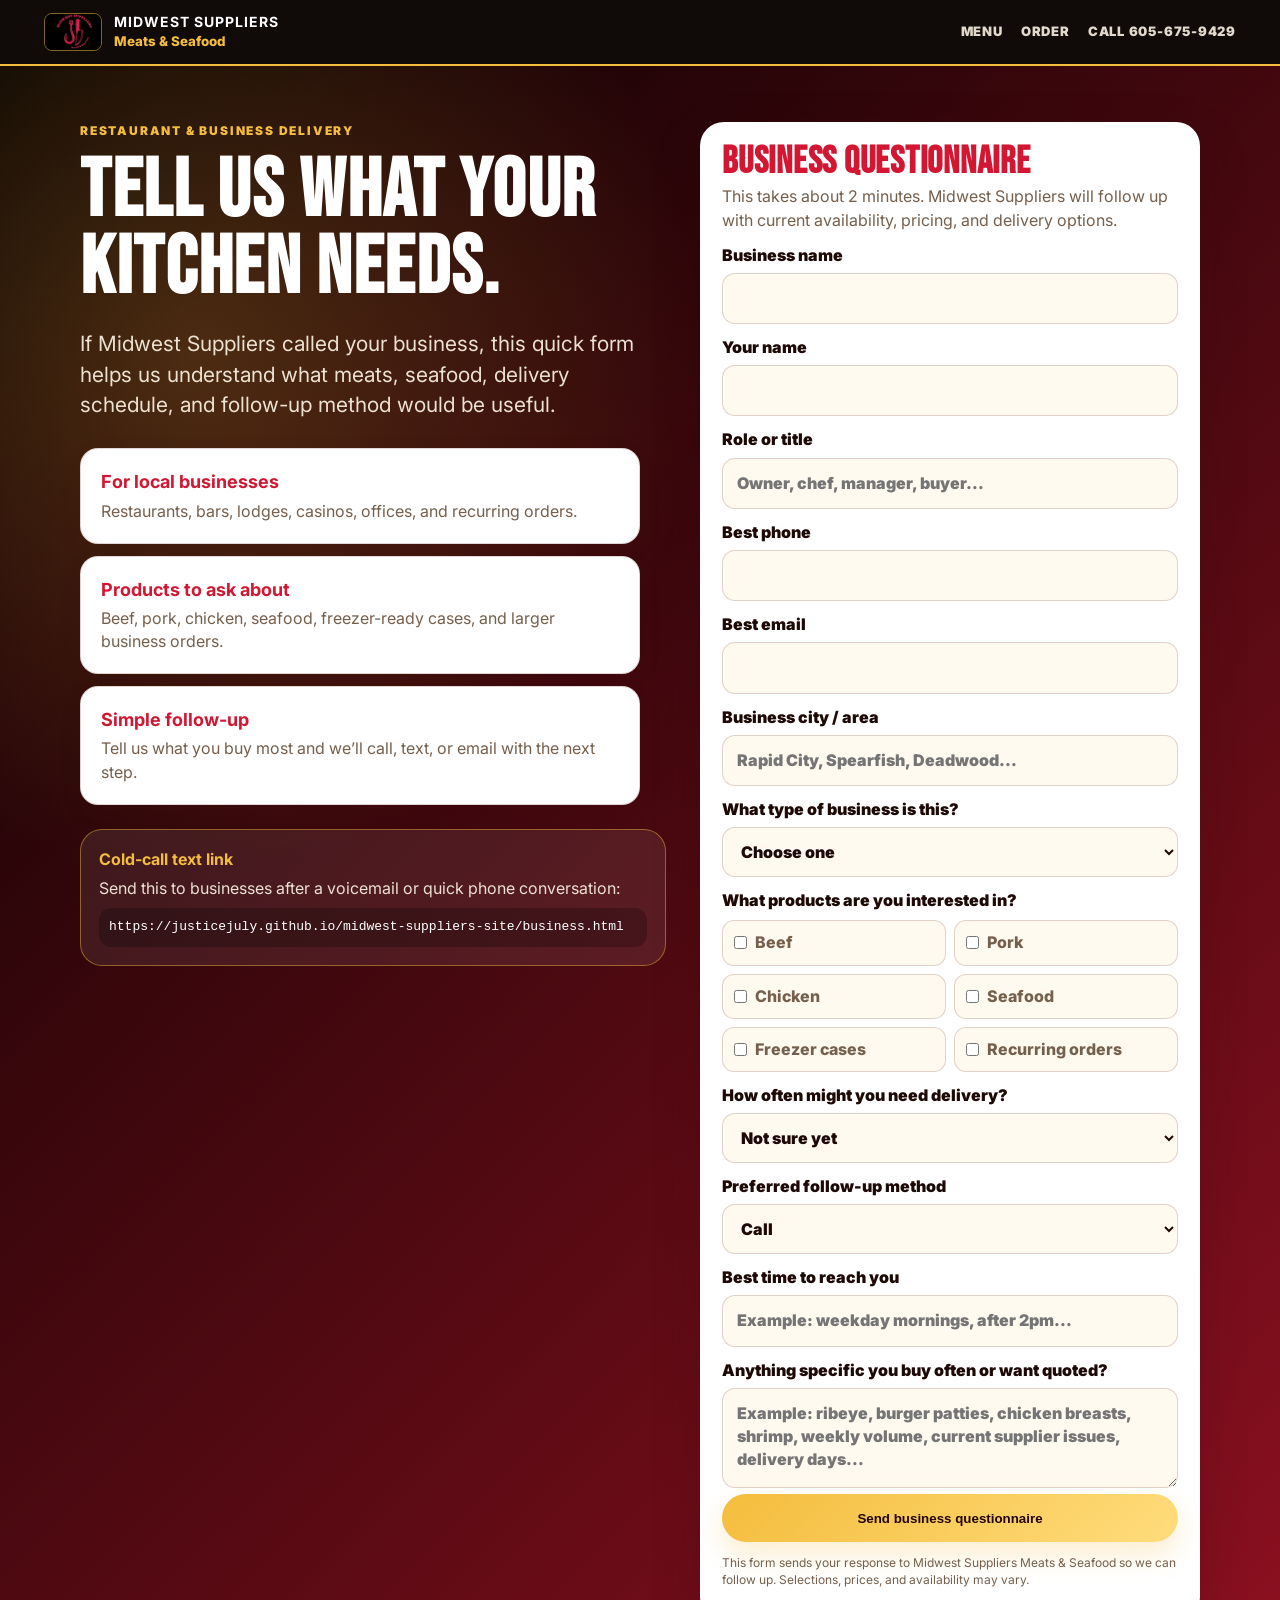
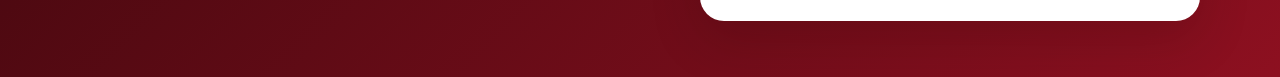
<file: business-questionnaire.html>
<!doctype html>
<html lang="en">
<head>
  <meta charset="utf-8" />
  <meta name="viewport" content="width=device-width, initial-scale=1" />
  <title>Business Interest Questionnaire | Midwest Suppliers Meats & Seafood</title>
  <meta name="description" content="Quick business interest questionnaire for restaurants, lodges, bars, and local kitchens interested in Midwest Suppliers Meats & Seafood delivery." />
  <meta property="og:title" content="Midwest Suppliers Business Interest Questionnaire" />
  <meta property="og:description" content="Tell us what meats, seafood, and delivery needs your business has so Midwest Suppliers can follow up." />
  <link rel="preconnect" href="https://fonts.googleapis.com">
  <link rel="preconnect" href="https://fonts.gstatic.com" crossorigin>
  <link href="https://fonts.googleapis.com/css2?family=Bebas+Neue&family=Inter:wght@400;600;700;800;900&display=swap" rel="stylesheet">
  <link rel="stylesheet" href="styles.css?v=4" />
  <style>
    body{background:var(--cream)}
    .questionnaire-hero{min-height:auto;display:grid;grid-template-columns:minmax(0,1fr) 500px;gap:34px;align-items:start;padding:56px max(clamp(18px,5vw,60px),calc((100vw - var(--max))/2));background:radial-gradient(circle at 15% 18%,rgba(244,189,61,.22),transparent 30%),linear-gradient(135deg,var(--black),var(--red-dark));color:#fff}
    .questionnaire-hero h1{font-size:clamp(48px,7vw,82px)}
    .questionnaire-hero .lead{font-size:clamp(17px,2vw,21px)}
    .business-form{background:#fff;color:var(--ink);border-radius:24px;padding:22px;box-shadow:var(--shadow)}
    .business-form h2{font-size:38px;color:var(--red);margin-bottom:6px}
    .business-form p{color:var(--muted);margin:0 0 10px}
    .business-form label{display:block;margin-top:12px;font-weight:900}
    .business-form input,.business-form select,.business-form textarea{width:100%;margin-top:6px;border:1px solid var(--line);border-radius:13px;padding:13px 14px;background:#fffaf0;color:var(--ink);font:inherit}
    .business-form textarea{min-height:100px;resize:vertical}
    .check-grid{display:grid;grid-template-columns:1fr 1fr;gap:8px;margin-top:8px}
    .check-grid label{margin:0;display:flex;align-items:center;gap:8px;padding:10px 11px;border:1px solid var(--line);border-radius:12px;background:#fffaf0;font-weight:800;color:var(--muted)}
    .check-grid input{width:auto;margin:0}.share-card{margin-top:24px;background:rgba(255,255,255,.08);border:1px solid rgba(244,189,61,.45);border-radius:22px;padding:18px;color:rgba(255,246,231,.9)}.share-card strong{color:var(--gold);display:block;margin-bottom:6px}.share-card code{display:block;white-space:normal;background:rgba(0,0,0,.25);padding:10px;border-radius:12px;color:#fff;margin-top:8px}
    .privacy-note{font-size:12px;color:var(--muted)!important;margin-top:12px!important}
    @media (max-width:900px){.questionnaire-hero{grid-template-columns:1fr}.check-grid{grid-template-columns:1fr}}
  </style>
</head>
<body>
  <header class="site-header">
    <a class="brand" href="index.html#top" aria-label="Midwest Suppliers home">
      <img src="assets/knife-logo.jpg" alt="Midwest Suppliers Meats & Seafood knife logo" />
      <span><strong>Midwest Suppliers</strong><small>Meats & Seafood</small></span>
    </a>
    <nav aria-label="Primary navigation">
      <a href="index.html#menu">Menu</a>
      <a href="index.html#contact">Order</a>
      <a href="tel:16056759429">Call 605-675-9429</a>
    </nav>
  </header>

  <main>
    <section class="questionnaire-hero">
      <div>
        <p class="eyebrow">Restaurant & business delivery</p>
        <h1>Tell us what your kitchen needs.</h1>
        <p class="lead">If Midwest Suppliers called your business, this quick form helps us understand what meats, seafood, delivery schedule, and follow-up method would be useful.</p>
        <div class="quick-facts" style="display:grid;grid-template-columns:1fr;gap:12px;padding:0;margin:28px 0 0;max-width:560px">
          <div><strong>For local businesses</strong><span>Restaurants, bars, lodges, casinos, offices, and recurring orders.</span></div>
          <div><strong>Products to ask about</strong><span>Beef, pork, chicken, seafood, freezer-ready cases, and larger business orders.</span></div>
          <div><strong>Simple follow-up</strong><span>Tell us what you buy most and we’ll call, text, or email with the next step.</span></div>
        </div>
        <div class="share-card">
          <strong>Cold-call text link</strong>
          Send this to businesses after a voicemail or quick phone conversation:
          <code>https://justicejuly.github.io/midwest-suppliers-site/business.html</code>
        </div>
      </div>

      <form class="business-form" action="https://formsubmit.co/midwestsuppliersmeat@gmail.com" method="POST">
        <h2>Business questionnaire</h2>
        <p>This takes about 2 minutes. Midwest Suppliers will follow up with current availability, pricing, and delivery options.</p>
        <input type="hidden" name="_subject" value="New Midwest Suppliers business questionnaire">
        <input type="hidden" name="_template" value="table">
        <input type="hidden" name="_captcha" value="false">
        <input type="hidden" name="_next" value="https://justicejuly.github.io/midwest-suppliers-site/thank-you.html">
        <input type="hidden" name="_autoresponse" value="Thank you for filling out the Midwest Suppliers business questionnaire. We received your information and will follow up about current meat, seafood, pricing, and delivery options. For faster help, call or text 605-675-9429.">

        <label>Business name<input name="business_name" autocomplete="organization" required></label>
        <label>Your name<input name="contact_name" autocomplete="name" required></label>
        <label>Role or title<input name="role_title" placeholder="Owner, chef, manager, buyer..."></label>
        <label>Best phone<input name="phone" autocomplete="tel" required></label>
        <label>Best email<input type="email" name="email" autocomplete="email" required></label>
        <label>Business city / area<input name="business_area" placeholder="Rapid City, Spearfish, Deadwood..."></label>

        <label>What type of business is this?
          <select name="business_type" required>
            <option value="">Choose one</option>
            <option>Restaurant</option>
            <option>Bar / tavern</option>
            <option>Lodge / hotel / resort</option>
            <option>Casino / entertainment venue</option>
            <option>Office / workplace</option>
            <option>Catering / events</option>
            <option>Other business</option>
          </select>
        </label>

        <label>What products are you interested in?</label>
        <div class="check-grid" aria-label="Product interests">
          <label><input type="checkbox" name="product_interest" value="Beef"> Beef</label>
          <label><input type="checkbox" name="product_interest" value="Pork"> Pork</label>
          <label><input type="checkbox" name="product_interest" value="Chicken"> Chicken</label>
          <label><input type="checkbox" name="product_interest" value="Seafood"> Seafood</label>
          <label><input type="checkbox" name="product_interest" value="Freezer cases"> Freezer cases</label>
          <label><input type="checkbox" name="product_interest" value="Recurring orders"> Recurring orders</label>
        </div>

        <label>How often might you need delivery?
          <select name="delivery_frequency">
            <option>Not sure yet</option>
            <option>Weekly</option>
            <option>Every other week</option>
            <option>Monthly</option>
            <option>Seasonal / busy season</option>
            <option>One-time quote</option>
          </select>
        </label>

        <label>Preferred follow-up method
          <select name="preferred_follow_up">
            <option>Call</option>
            <option>Text</option>
            <option>Email</option>
          </select>
        </label>

        <label>Best time to reach you<input name="best_time" placeholder="Example: weekday mornings, after 2pm..."></label>
        <label>Anything specific you buy often or want quoted?<textarea name="notes" placeholder="Example: ribeye, burger patties, chicken breasts, shrimp, weekly volume, current supplier issues, delivery days..."></textarea></label>
        <button class="btn primary full" type="submit">Send business questionnaire</button>
        <p class="privacy-note">This form sends your response to Midwest Suppliers Meats & Seafood so we can follow up. Selections, prices, and availability may vary.</p>
      </form>
    </section>
  </main>
</body>
</html>
</file>
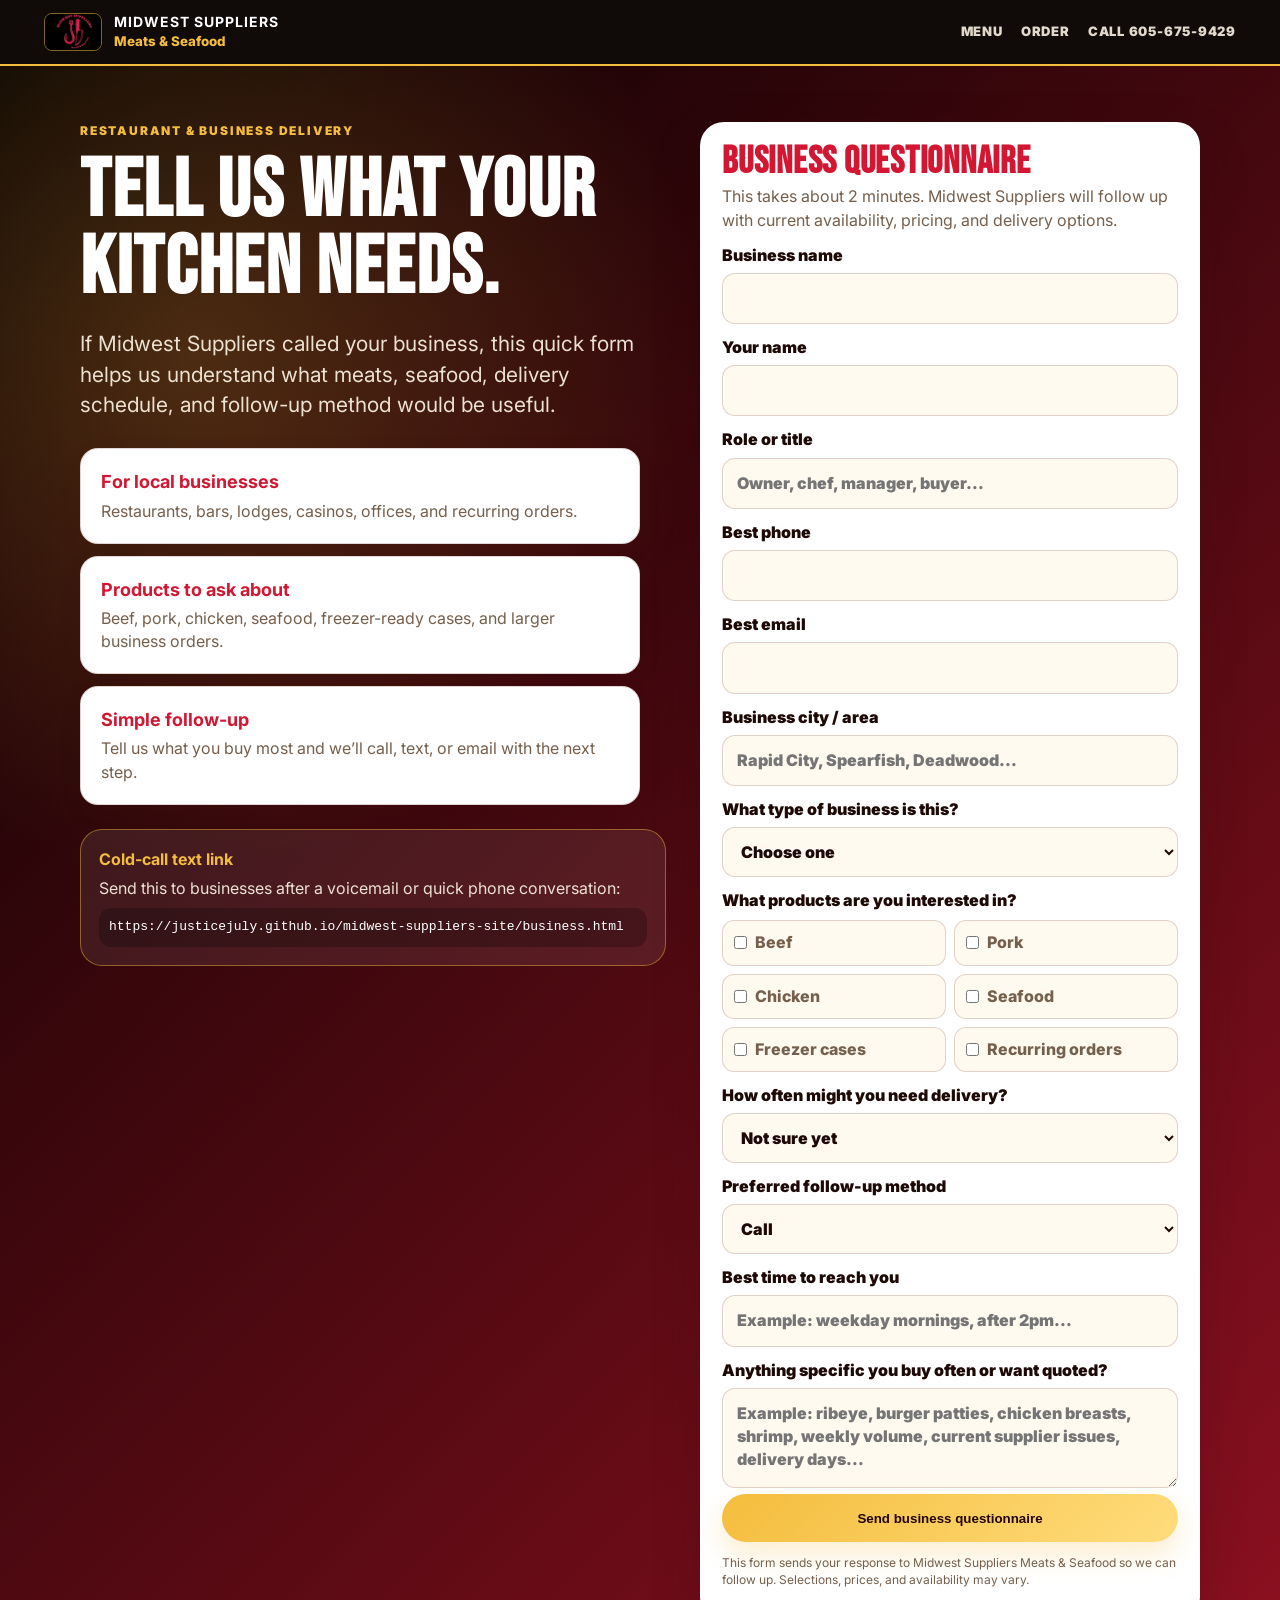
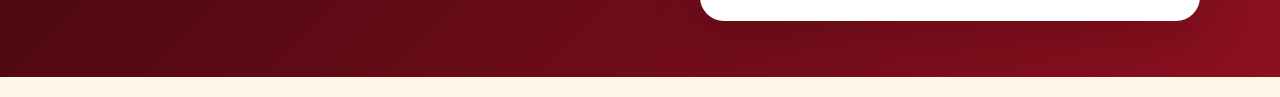
<file: business.html>
<!doctype html>
<html lang="en">
<head>
  <meta charset="utf-8" />
  <meta name="viewport" content="width=device-width, initial-scale=1" />
  <title>Business Questionnaire | Midwest Suppliers Meats & Seafood</title>
  <meta http-equiv="refresh" content="0; url=business-questionnaire.html" />
  <link rel="canonical" href="business-questionnaire.html" />
  <style>body{font-family:system-ui,-apple-system,Segoe UI,sans-serif;margin:2rem;line-height:1.5}a{color:#b5122a;font-weight:800}</style>
</head>
<body>
  <p>Opening the Midwest Suppliers business questionnaire...</p>
  <p><a href="business-questionnaire.html">Tap here if it does not open automatically.</a></p>
</body>
</html>
</file>
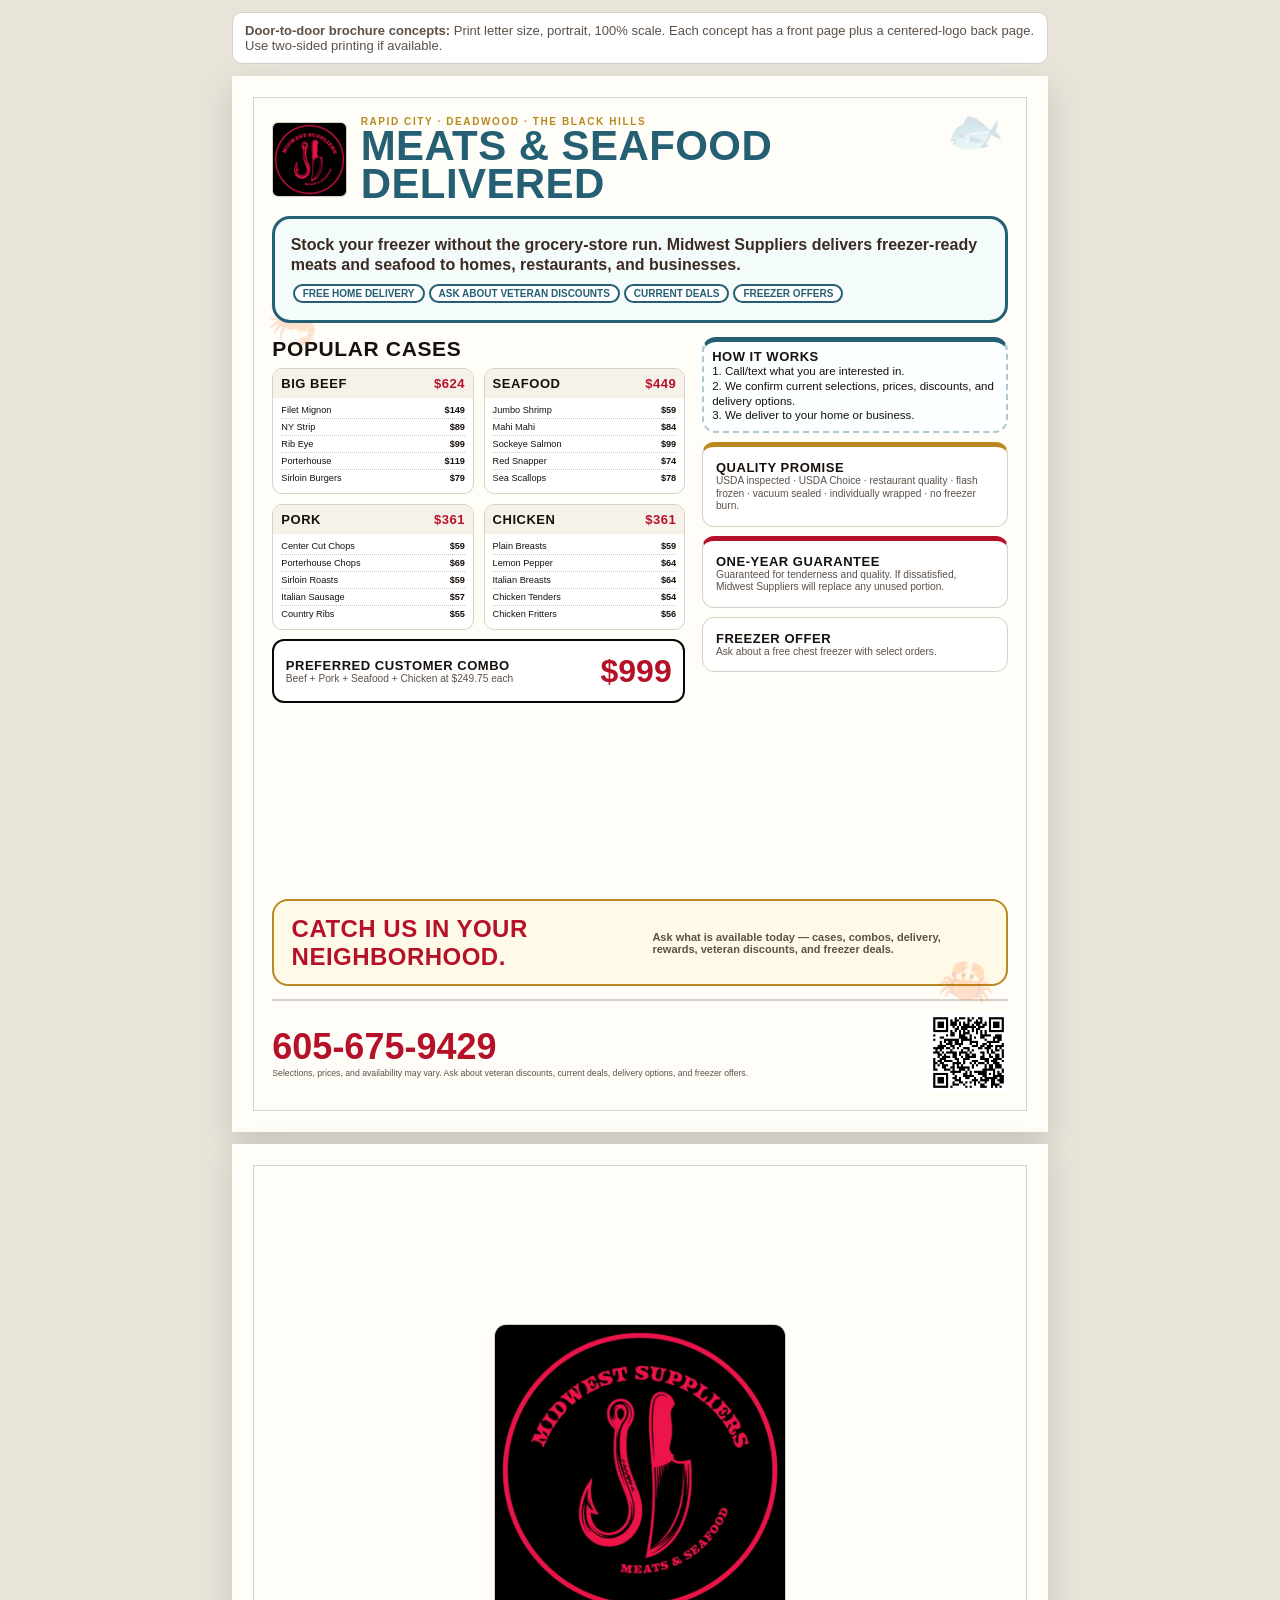
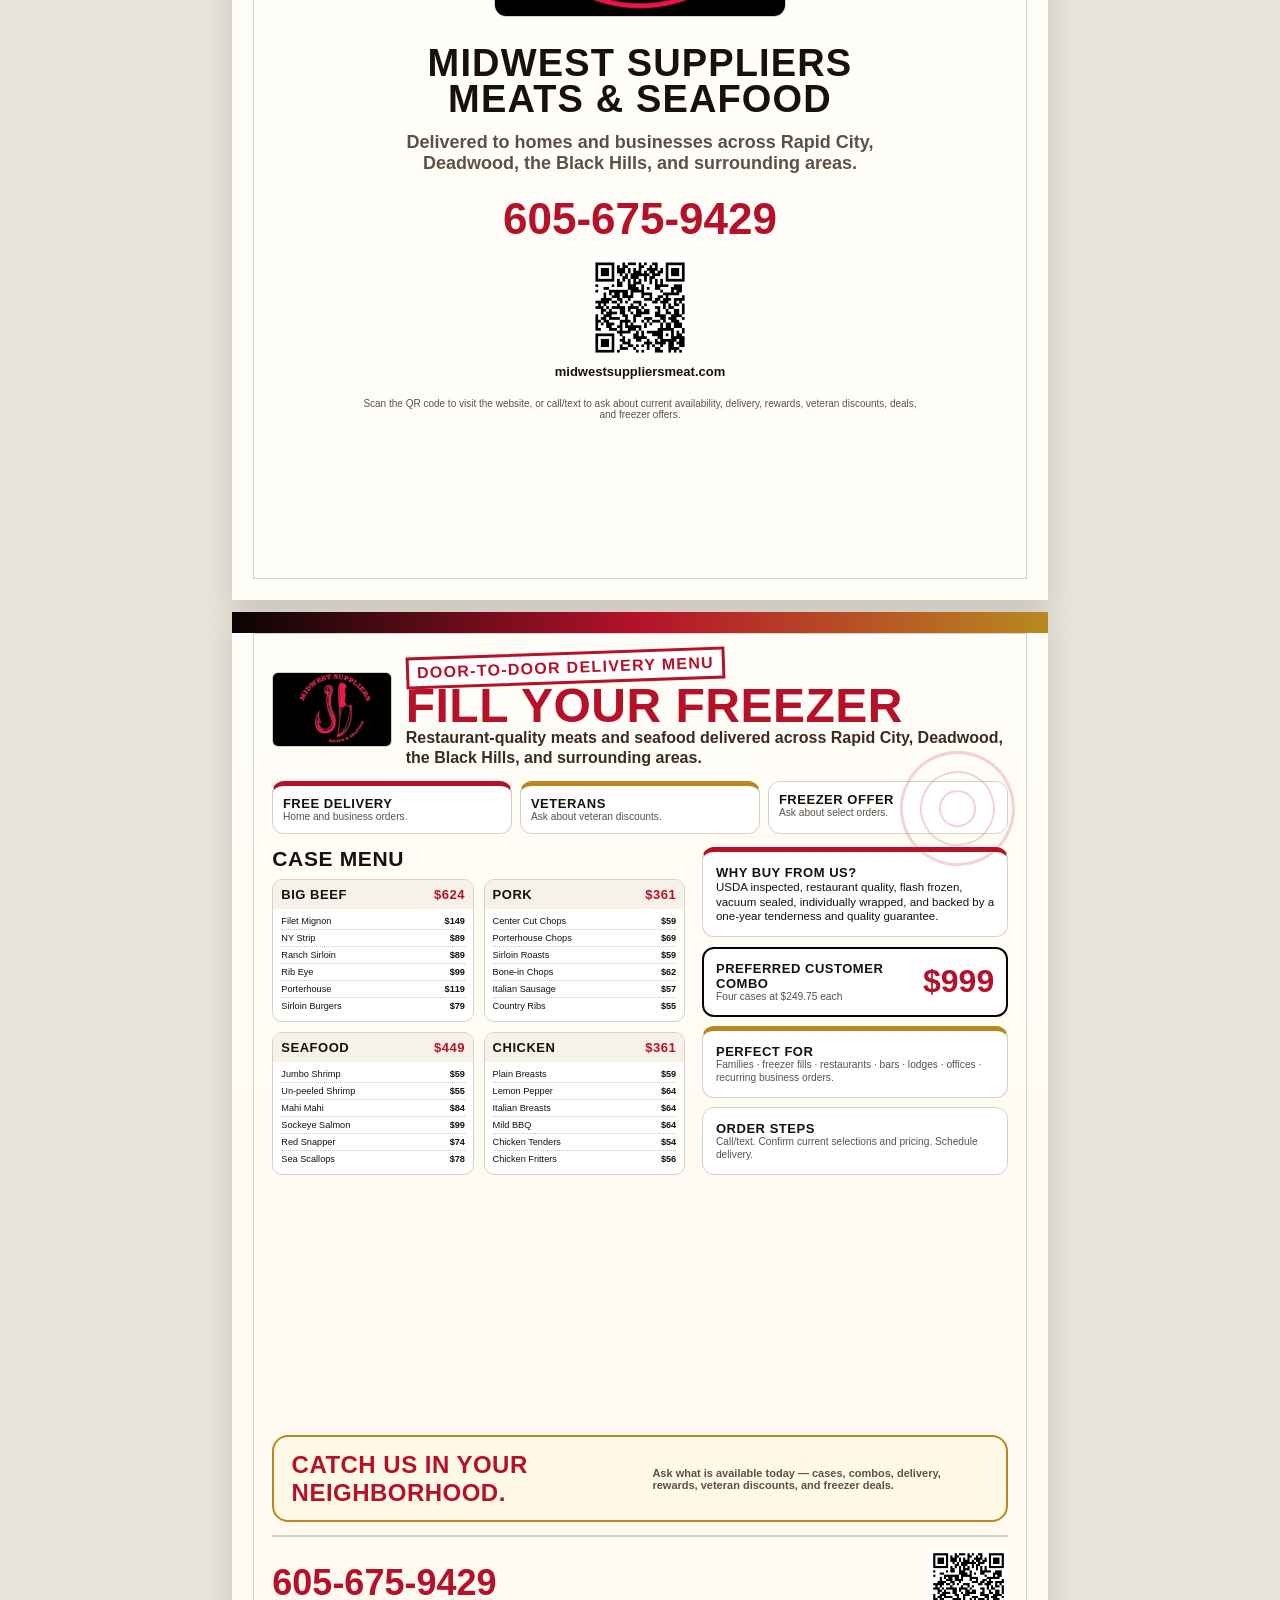
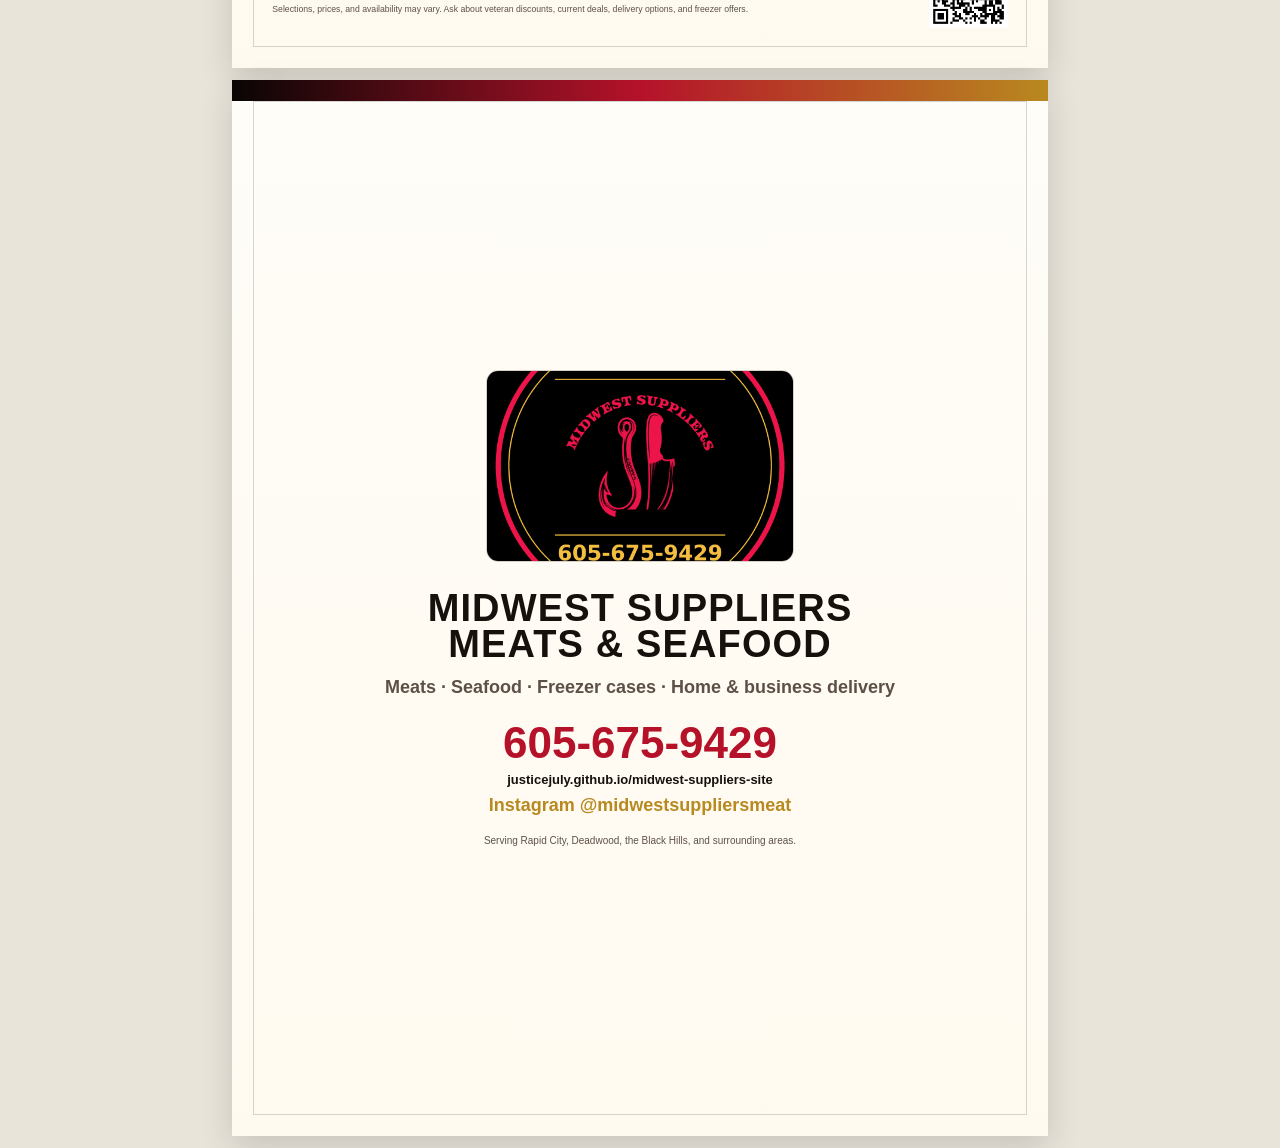
<file: door-to-door-brochure-concepts.html>
<!doctype html>
<html lang="en">
<head>
  <meta charset="utf-8" />
  <meta name="viewport" content="width=device-width, initial-scale=1" />
  <title>Midwest Suppliers Door-to-Door Brochure Concepts</title>
  <style>
    :root{--ink:#17110d;--muted:#5d5147;--red:#b5122a;--gold:#b8891f;--cream:#fffaf0;--line:#d8d0c5;--black:#090504;--blue:#245f73}
    *{box-sizing:border-box}body{margin:0;background:#e9e4da;color:var(--ink);font-family:Arial,Helvetica,sans-serif}.toolbar{max-width:8.5in;margin:12px auto;background:white;border:1px solid var(--line);border-radius:10px;padding:10px 12px;font-size:13px;color:var(--muted)}
    .page{width:8.5in;height:11in;margin:12px auto;background:#fffdf8;box-shadow:0 12px 32px rgba(0,0,0,.14);position:relative;overflow:hidden;padding:.42in}.front{display:grid;grid-template-rows:auto auto 1fr auto;gap:.14in}.back{display:grid;place-items:center;text-align:center}.mark{position:absolute;inset:.22in;border:1px solid rgba(0,0,0,.16);pointer-events:none}.brand-row{display:flex;align-items:center;gap:.14in}.logo{width:1.25in;height:.78in;object-fit:cover;border:1px solid var(--line);border-radius:6px;background:white}.kicker{font-size:10px;text-transform:uppercase;letter-spacing:.16em;font-weight:900;color:var(--gold)}h1,h2,h3,p{margin:0}h1{font-size:42px;line-height:.9;text-transform:uppercase;letter-spacing:.01em}h2{font-size:21px;text-transform:uppercase;letter-spacing:.03em}h3{font-size:13px;text-transform:uppercase;letter-spacing:.04em}.lead{font-size:16px;line-height:1.25;font-weight:800;color:#3c2b22}.phone{font-size:36px;color:var(--red);font-weight:900;text-decoration:none}.url{font-size:13px;font-weight:900;color:var(--ink)}.grid{display:grid;grid-template-columns:1.15fr .85fr;gap:.18in;min-height:0}.card{border:1px solid var(--line);background:white;border-radius:12px;padding:.13in}.card.red{border-top:5px solid var(--red)}.card.gold{border-top:5px solid var(--gold)}.card.blue{border-top:5px solid var(--blue)}.small{font-size:10.2px;line-height:1.25;color:var(--muted)}.body{font-size:11.5px;line-height:1.28}.cases{display:grid;grid-template-columns:1fr 1fr;gap:.1in}.case{border:1px solid var(--line);border-radius:10px;overflow:hidden;background:#fff}.case h3{display:flex;justify-content:space-between;gap:6px;background:#f7f2e9;padding:7px 8px}.case h3 span{color:var(--red)}.case ul{list-style:none;margin:0;padding:4px 8px 7px}.case li{display:flex;justify-content:space-between;gap:5px;border-bottom:1px dotted #cfc5b8;padding:3px 0;font-size:9.2px}.case li:last-child{border-bottom:0}.combo{display:flex;justify-content:space-between;align-items:center;border:2px solid var(--black);background:white;border-radius:12px;padding:.12in;margin-top:.1in}.combo strong{font-size:32px;color:var(--red)}.offer-strip{display:grid;grid-template-columns:1fr 1fr 1fr;gap:.09in}.offer-strip .card{padding:.1in}.cta{display:grid;grid-template-columns:1fr auto;gap:.18in;align-items:center;border-top:2px solid var(--line);padding-top:.12in}.qr{width:.82in;height:.82in}.fine{font-size:8.7px;line-height:1.2;color:var(--muted)}.neighborhood{border:2px solid var(--gold);background:#fff9e8;border-radius:16px;padding:.14in .18in;display:flex;justify-content:space-between;align-items:center;gap:.2in}.neighborhood strong{font-size:24px;text-transform:uppercase;color:var(--red);letter-spacing:.02em}.neighborhood span{font-size:11px;font-weight:800;color:var(--muted);max-width:3.5in}
    .doodles{position:absolute;inset:0;pointer-events:none;color:var(--blue);opacity:.18}.doodle{position:absolute;font-size:46px;font-weight:900}.d1{top:.28in;right:.48in;transform:rotate(-12deg)}.d2{top:2.25in;left:.32in;transform:rotate(16deg)}.d3{bottom:1.3in;right:.55in;transform:rotate(10deg)}.playful h1{color:var(--blue)}.playful .headline{border:3px solid var(--blue);border-radius:18px;padding:.16in;background:#f4fbfb;position:relative}.bubble{display:inline-block;border:2px solid var(--blue);border-radius:999px;padding:2px 8px;margin:2px;color:var(--blue);font-size:10px;font-weight:900;text-transform:uppercase;background:white}.drawline{border:2px dashed rgba(36,95,115,.35);border-radius:14px;padding:.08in;background:#fbffff}
    .bold{background:linear-gradient(#fffdf8,#fffaf0)}.bold:before{content:"";position:absolute;left:0;right:0;top:0;height:.22in;background:linear-gradient(90deg,var(--black),var(--red),var(--gold))}.bold h1{font-size:48px;color:var(--red)}.stamp{display:inline-block;border:3px solid var(--red);color:var(--red);padding:4px 8px;text-transform:uppercase;font-weight:900;letter-spacing:.08em;transform:rotate(-2deg);background:#fff}.meat-lines{position:absolute;right:.34in;top:1.45in;width:1.2in;height:1.2in;border:3px solid rgba(181,18,42,.18);border-radius:50%;transform:rotate(-18deg)}.meat-lines:before,.meat-lines:after{content:"";position:absolute;border:2px solid rgba(181,18,42,.18);border-radius:50%}.meat-lines:before{inset:.18in}.meat-lines:after{inset:.38in}
    .back-logo{width:3.2in;height:2in;object-fit:cover;border:1px solid var(--line);border-radius:12px;background:white;margin-bottom:.25in}.back h2{font-size:38px;line-height:.95}.back .phone{font-size:44px;display:block;margin:.2in 0 .05in}.back .social{font-size:18px;color:var(--gold);font-weight:900;margin-top:.08in}.back .center-box{max-width:5.9in}.back .tagline{font-size:18px;font-weight:800;color:var(--muted);margin:.16in 0}.back .tiny{font-size:10px;color:var(--muted);margin-top:.2in}
    @page{size:letter portrait;margin:0}@media print{body{background:white}.toolbar{display:none}.page{margin:0;box-shadow:none;break-after:page}.page:last-child{break-after:auto}.mark{border:.5px solid #ccc}.doodles{opacity:.12}.logo,.back-logo{filter:grayscale(100%) contrast(1.08)}}
  </style>
</head>
<body>
  <div class="toolbar"><strong>Door-to-door brochure concepts:</strong> Print letter size, portrait, 100% scale. Each concept has a front page plus a centered-logo back page. Use two-sided printing if available.</div>

  <section class="page front playful">
    <div class="mark"></div><div class="doodles"><span class="doodle d1">🐟</span><span class="doodle d2">🦐</span><span class="doodle d3">🦀</span></div>
    <div class="brand-row"><img class="logo" src="assets/midwest-brochure-back-logo.jpg" alt="Midwest Suppliers logo" style="width:.78in;height:.78in;object-fit:contain"><div><p class="kicker">Rapid City · Deadwood · The Black Hills</p><h1>Meats & seafood delivered</h1></div></div>
    <div class="headline"><p class="lead">Stock your freezer without the grocery-store run. Midwest Suppliers delivers freezer-ready meats and seafood to homes, restaurants, and businesses.</p><div style="margin-top:7px"><span class="bubble">Free home delivery</span><span class="bubble">Ask about veteran discounts</span><span class="bubble">Current deals</span><span class="bubble">Freezer offers</span></div></div>
    <div class="grid">
      <div>
        <h2 style="margin-bottom:.08in">Popular cases</h2>
        <div class="cases">
          <div class="case"><h3>Big Beef <span>$624</span></h3><ul><li><span>Filet Mignon</span><b>$149</b></li><li><span>NY Strip</span><b>$89</b></li><li><span>Rib Eye</span><b>$99</b></li><li><span>Porterhouse</span><b>$119</b></li><li><span>Sirloin Burgers</span><b>$79</b></li></ul></div>
          <div class="case"><h3>Seafood <span>$449</span></h3><ul><li><span>Jumbo Shrimp</span><b>$59</b></li><li><span>Mahi Mahi</span><b>$84</b></li><li><span>Sockeye Salmon</span><b>$99</b></li><li><span>Red Snapper</span><b>$74</b></li><li><span>Sea Scallops</span><b>$78</b></li></ul></div>
          <div class="case"><h3>Pork <span>$361</span></h3><ul><li><span>Center Cut Chops</span><b>$59</b></li><li><span>Porterhouse Chops</span><b>$69</b></li><li><span>Sirloin Roasts</span><b>$59</b></li><li><span>Italian Sausage</span><b>$57</b></li><li><span>Country Ribs</span><b>$55</b></li></ul></div>
          <div class="case"><h3>Chicken <span>$361</span></h3><ul><li><span>Plain Breasts</span><b>$59</b></li><li><span>Lemon Pepper</span><b>$64</b></li><li><span>Italian Breasts</span><b>$64</b></li><li><span>Chicken Tenders</span><b>$54</b></li><li><span>Chicken Fritters</span><b>$56</b></li></ul></div>
        </div>
        <div class="combo"><div><h3>Preferred Customer Combo</h3><p class="small">Beef + Pork + Seafood + Chicken at $249.75 each</p></div><strong>$999</strong></div>
      </div>
      <div>
        <div class="card blue drawline"><h3>How it works</h3><p class="body">1. Call/text what you are interested in.<br>2. We confirm current selections, prices, discounts, and delivery options.<br>3. We deliver to your home or business.</p></div>
        <div class="card gold" style="margin-top:.1in"><h3>Quality promise</h3><p class="small">USDA inspected · USDA Choice · restaurant quality · flash frozen · vacuum sealed · individually wrapped · no freezer burn.</p></div>
        <div class="card red" style="margin-top:.1in"><h3>One-year guarantee</h3><p class="small">Guaranteed for tenderness and quality. If dissatisfied, Midwest Suppliers will replace any unused portion.</p></div>
        <div class="card" style="margin-top:.1in"><h3>Freezer offer</h3><p class="small">Ask about a free chest freezer with select orders.</p></div>
      </div>
    </div>
    <div class="neighborhood"><strong>Catch us in your neighborhood.</strong><span>Ask what is available today — cases, combos, delivery, rewards, veteran discounts, and freezer deals.</span></div>
    <div class="cta"><div><a class="phone" href="tel:16056759429">605-675-9429</a><p class="fine">Selections, prices, and availability may vary. Ask about veteran discounts, current deals, delivery options, and freezer offers.</p></div><img class="qr" src="assets/site-qr.png" alt="Website QR code"></div>
  </section>

  <section class="page back playful"><div class="mark"></div><div class="center-box"><img class="back-logo" src="assets/midwest-brochure-back-logo.jpg" alt="Midwest Suppliers badge logo" style="width:3.05in;height:3.05in;object-fit:contain"><h2>Midwest Suppliers<br>Meats & Seafood</h2><p class="tagline">Delivered to homes and businesses across Rapid City, Deadwood, the Black Hills, and surrounding areas.</p><a class="phone" href="tel:16056759429">605-675-9429</a><img class="qr" src="assets/site-qr.png" alt="Website QR code" style="width:1.05in;height:1.05in;margin:.14in auto .06in;display:block"><p class="url">midwestsuppliersmeat.com</p><p class="tiny">Scan the QR code to visit the website, or call/text to ask about current availability, delivery, rewards, veteran discounts, deals, and freezer offers.</p></div></section>

  <section class="page front bold"><div class="mark"></div><div class="meat-lines"></div>
    <div class="brand-row"><img class="logo" src="assets/knife-logo.jpg" alt="Midwest Suppliers logo"><div><p class="stamp">Door-to-door delivery menu</p><h1>Fill your freezer</h1><p class="lead">Restaurant-quality meats and seafood delivered across Rapid City, Deadwood, the Black Hills, and surrounding areas.</p></div></div>
    <div class="offer-strip"><div class="card red"><h3>Free delivery</h3><p class="small">Home and business orders.</p></div><div class="card gold"><h3>Veterans</h3><p class="small">Ask about veteran discounts.</p></div><div class="card"><h3>Freezer offer</h3><p class="small">Ask about select orders.</p></div></div>
    <div class="grid">
      <div>
        <h2 style="margin-bottom:.08in">Case menu</h2>
        <div class="cases">
          <div class="case"><h3>Big Beef <span>$624</span></h3><ul><li><span>Filet Mignon</span><b>$149</b></li><li><span>NY Strip</span><b>$89</b></li><li><span>Ranch Sirloin</span><b>$89</b></li><li><span>Rib Eye</span><b>$99</b></li><li><span>Porterhouse</span><b>$119</b></li><li><span>Sirloin Burgers</span><b>$79</b></li></ul></div>
          <div class="case"><h3>Pork <span>$361</span></h3><ul><li><span>Center Cut Chops</span><b>$59</b></li><li><span>Porterhouse Chops</span><b>$69</b></li><li><span>Sirloin Roasts</span><b>$59</b></li><li><span>Bone-in Chops</span><b>$62</b></li><li><span>Italian Sausage</span><b>$57</b></li><li><span>Country Ribs</span><b>$55</b></li></ul></div>
          <div class="case"><h3>Seafood <span>$449</span></h3><ul><li><span>Jumbo Shrimp</span><b>$59</b></li><li><span>Un-peeled Shrimp</span><b>$55</b></li><li><span>Mahi Mahi</span><b>$84</b></li><li><span>Sockeye Salmon</span><b>$99</b></li><li><span>Red Snapper</span><b>$74</b></li><li><span>Sea Scallops</span><b>$78</b></li></ul></div>
          <div class="case"><h3>Chicken <span>$361</span></h3><ul><li><span>Plain Breasts</span><b>$59</b></li><li><span>Lemon Pepper</span><b>$64</b></li><li><span>Italian Breasts</span><b>$64</b></li><li><span>Mild BBQ</span><b>$64</b></li><li><span>Chicken Tenders</span><b>$54</b></li><li><span>Chicken Fritters</span><b>$56</b></li></ul></div>
        </div>
      </div>
      <div>
        <div class="card red"><h3>Why buy from us?</h3><p class="body">USDA inspected, restaurant quality, flash frozen, vacuum sealed, individually wrapped, and backed by a one-year tenderness and quality guarantee.</p></div>
        <div class="combo"><div><h3>Preferred Customer Combo</h3><p class="small">Four cases at $249.75 each</p></div><strong>$999</strong></div>
        <div class="card gold" style="margin-top:.1in"><h3>Perfect for</h3><p class="small">Families · freezer fills · restaurants · bars · lodges · offices · recurring business orders.</p></div>
        <div class="card" style="margin-top:.1in"><h3>Order steps</h3><p class="small">Call/text. Confirm current selections and pricing. Schedule delivery.</p></div>
      </div>
    </div>
    <div class="neighborhood"><strong>Catch us in your neighborhood.</strong><span>Ask what is available today — cases, combos, delivery, rewards, veteran discounts, and freezer deals.</span></div>
    <div class="cta"><div><a class="phone" href="tel:16056759429">605-675-9429</a><p class="fine">Selections, prices, and availability may vary. Ask about veteran discounts, current deals, delivery options, and freezer offers.</p></div><img class="qr" src="assets/site-qr.png" alt="Website QR code"></div>
  </section>

  <section class="page back bold"><div class="mark"></div><div class="center-box"><img class="back-logo" src="assets/profile-logos/midwest-profile-logo-badge-red-black-gold-text-no-repeat.png" alt="Midwest Suppliers badge logo"><h2>Midwest Suppliers<br>Meats & Seafood</h2><p class="tagline">Meats · Seafood · Freezer cases · Home & business delivery</p><a class="phone" href="tel:16056759429">605-675-9429</a><p class="url">justicejuly.github.io/midwest-suppliers-site</p><p class="social">Instagram @midwestsuppliersmeat</p><p class="tiny">Serving Rapid City, Deadwood, the Black Hills, and surrounding areas.</p></div></section>
</body>
</html>
</file>
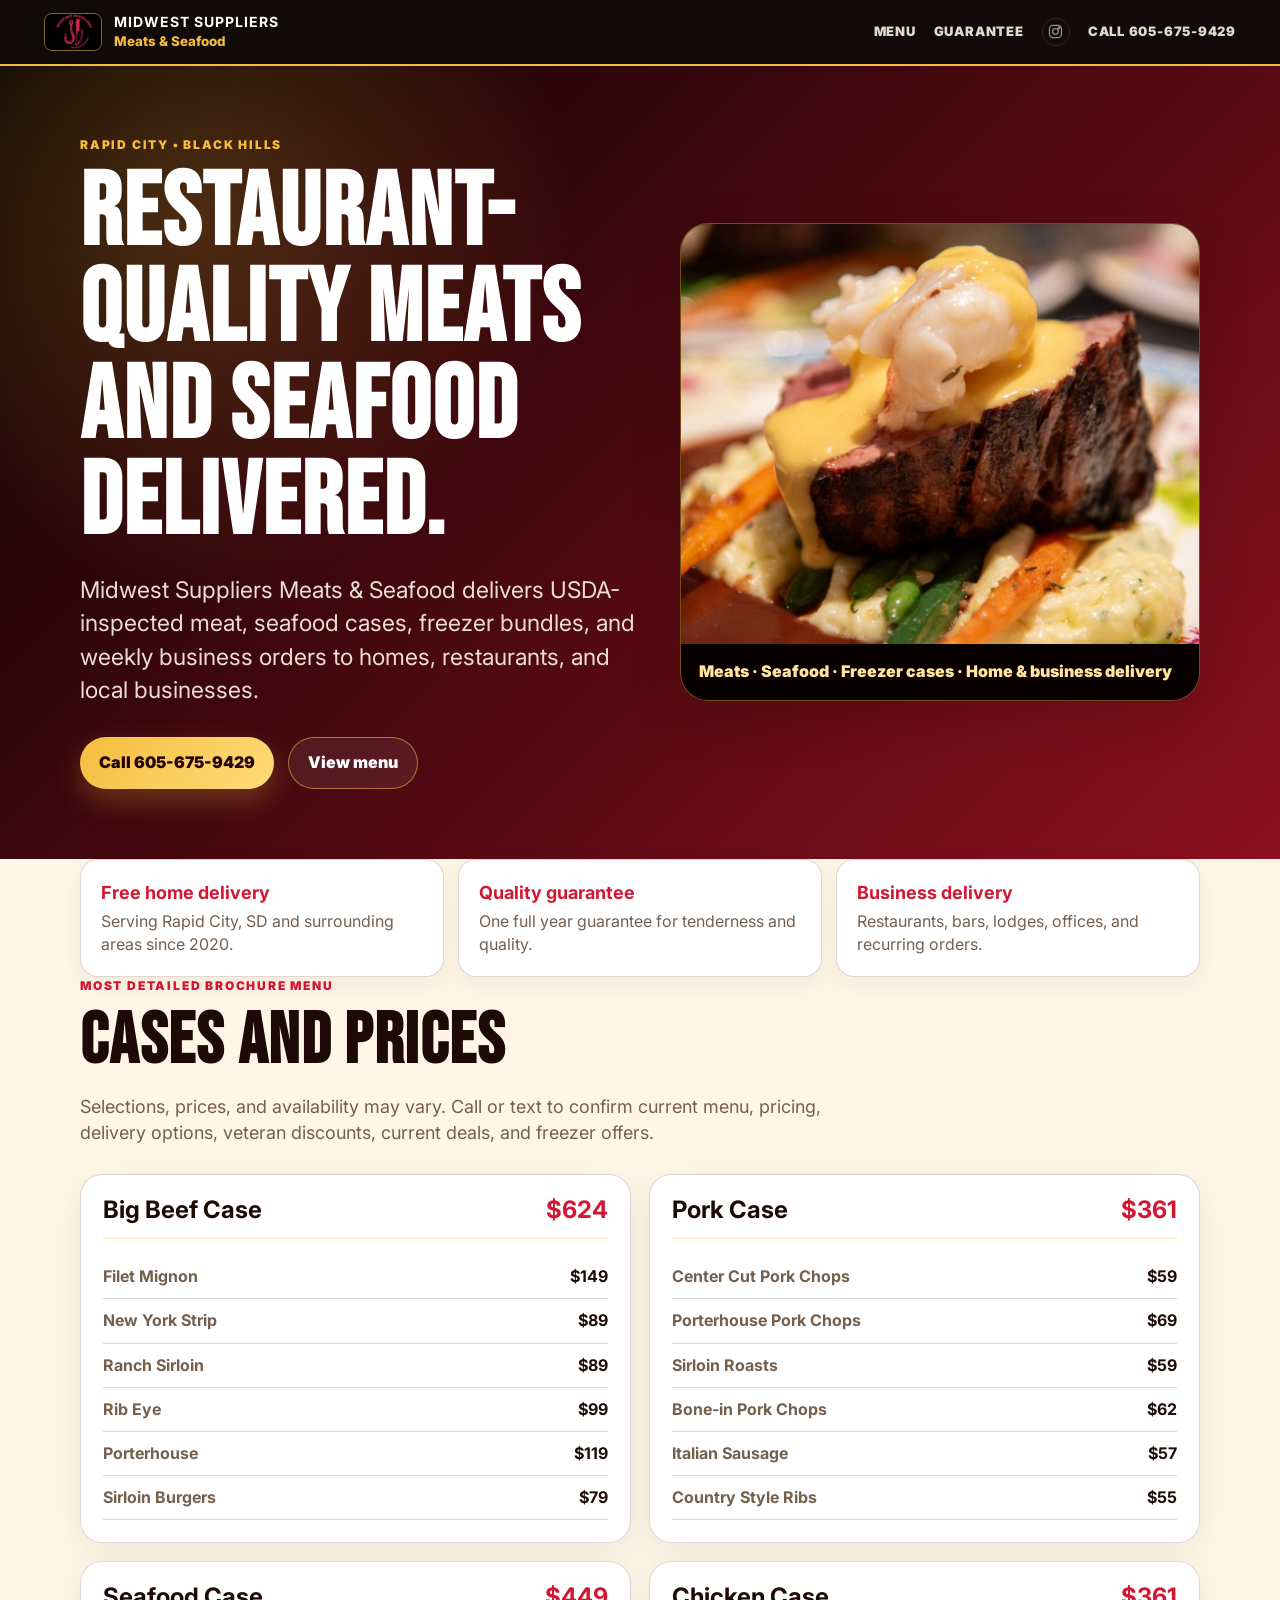
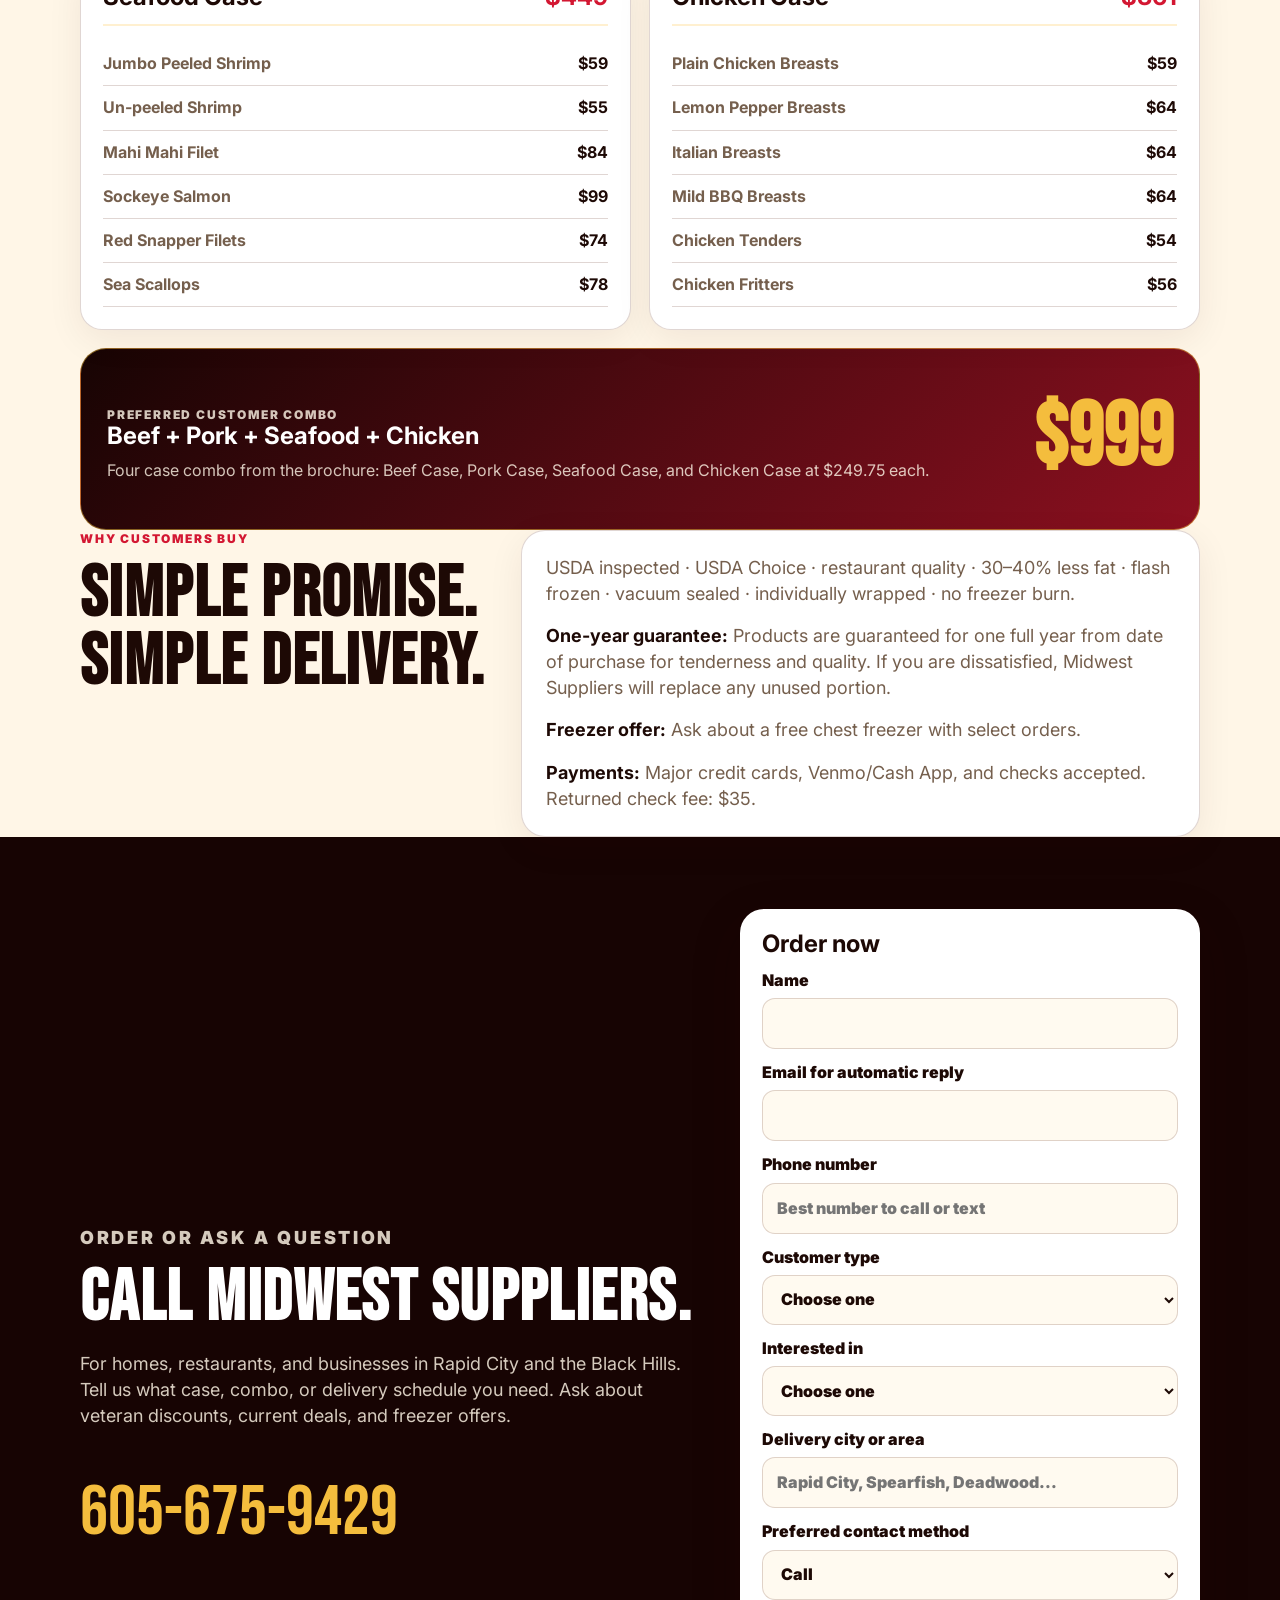
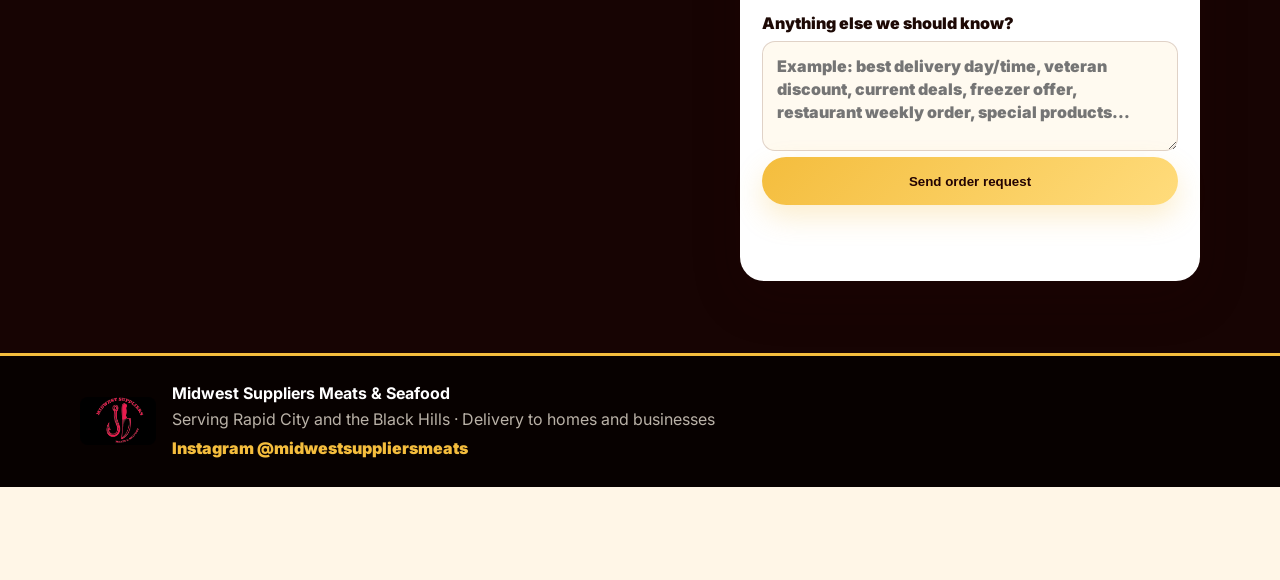
<file: inventory.html>
<!doctype html><html lang="en"><head><meta charset="utf-8"><meta name="viewport" content="width=device-width, initial-scale=1"><title>Availability | MidWest Suppliers</title><meta http-equiv="refresh" content="0; url=index.html#order"><link rel="canonical" href="index.html#order"></head><body><p><a href="index.html#order">Ask about availability through the order request form</a></p></body></html>
</file>
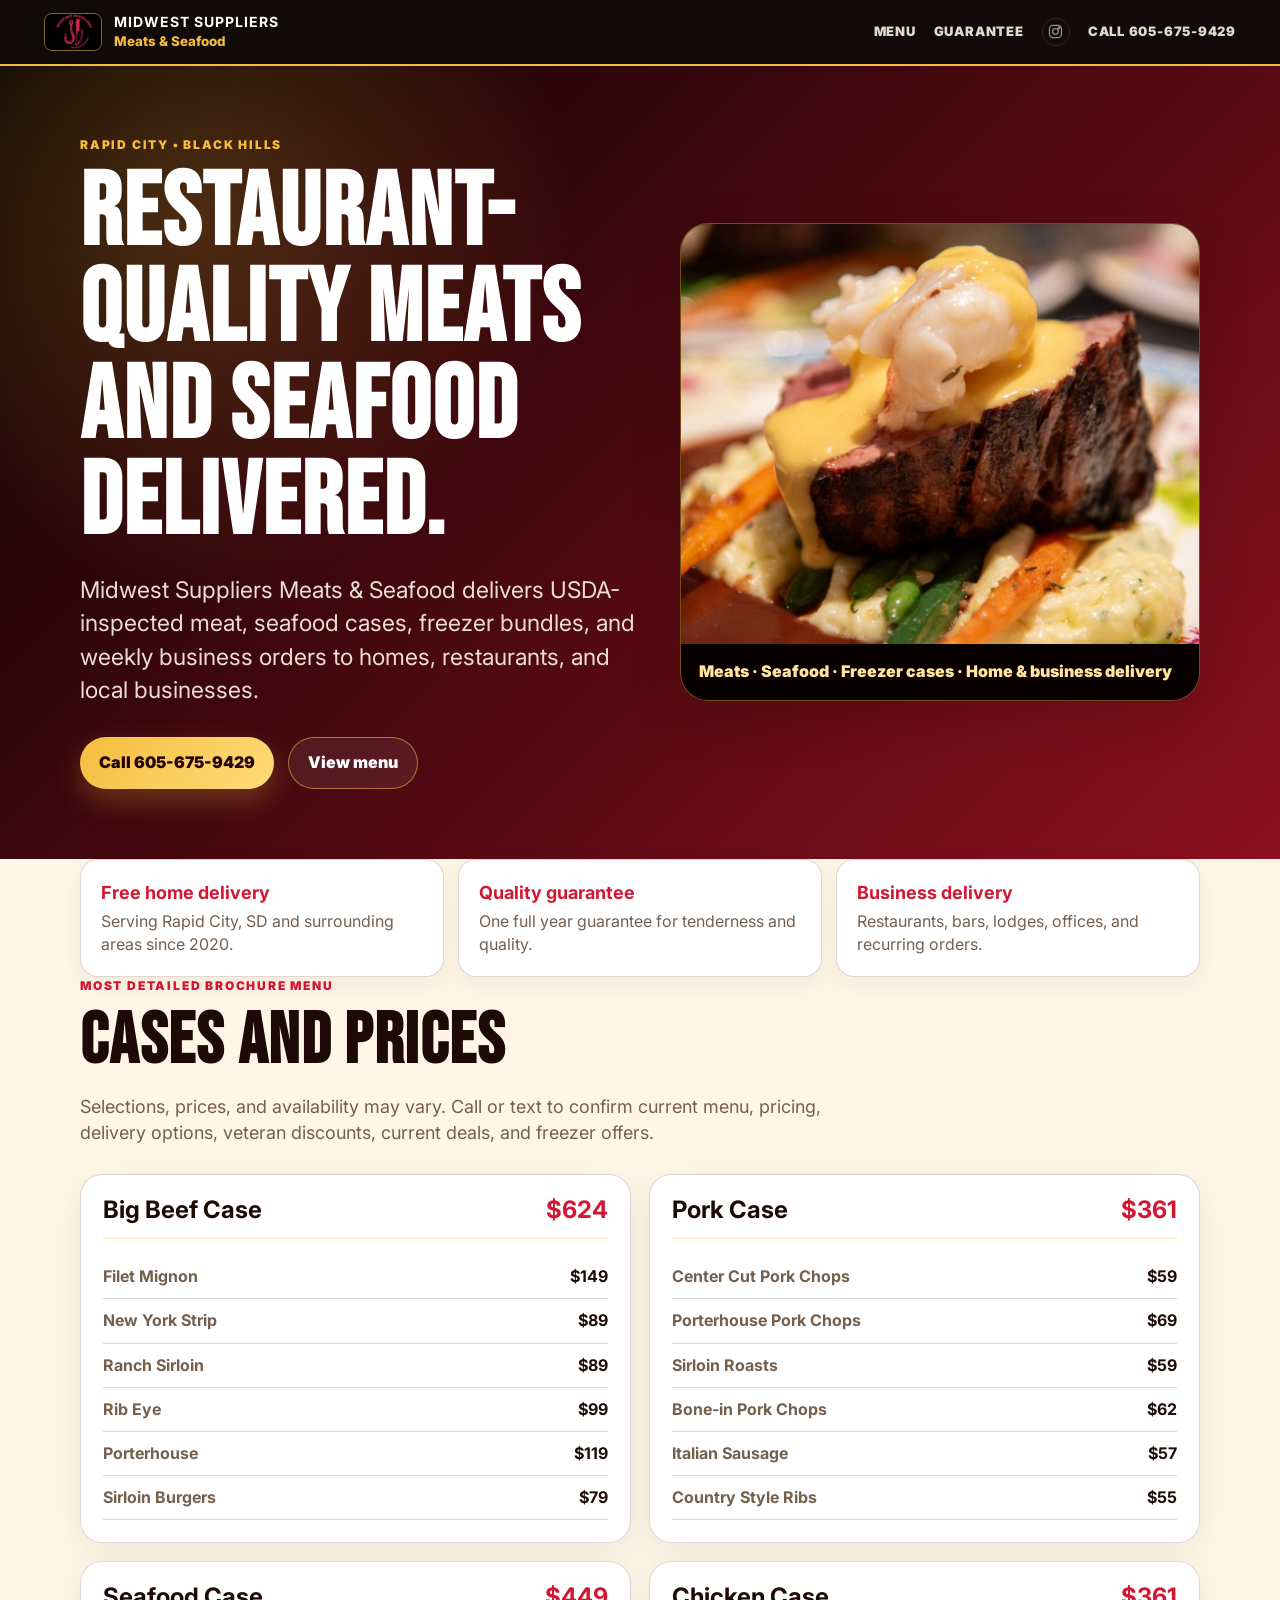
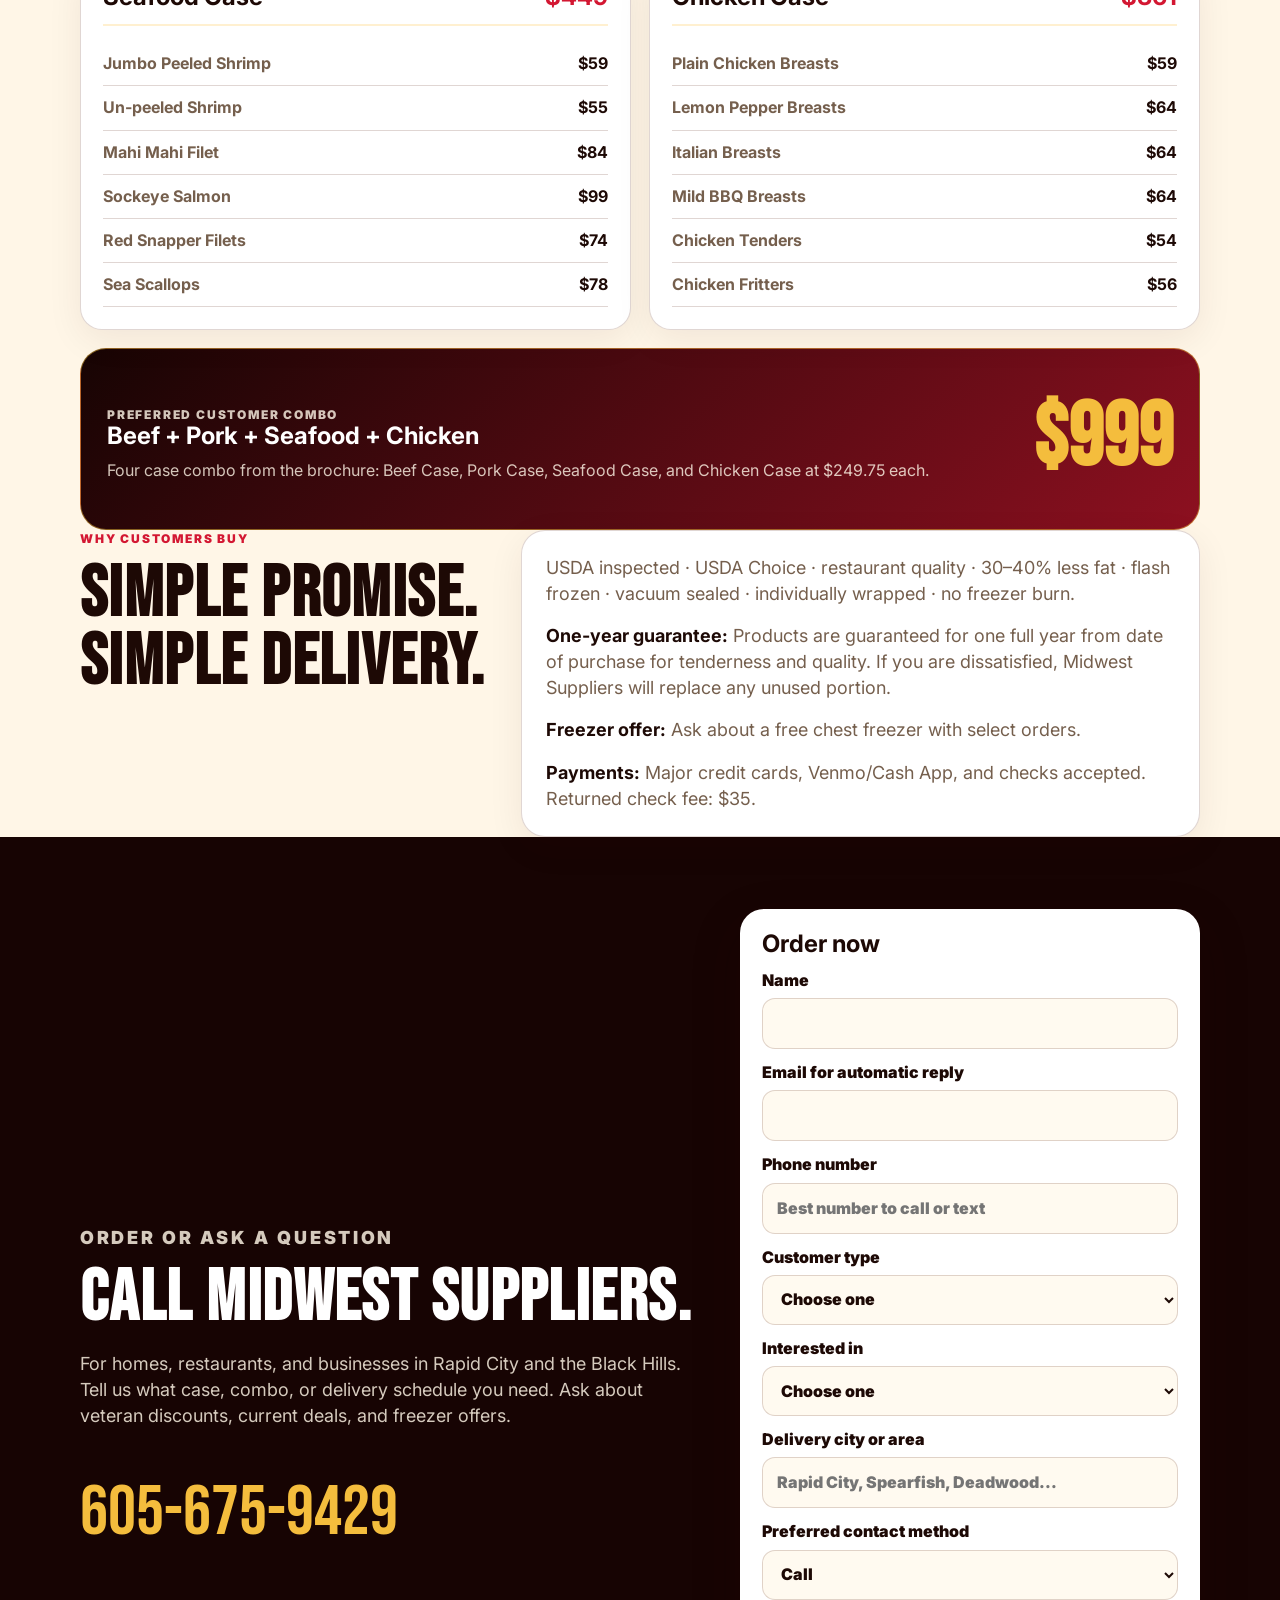
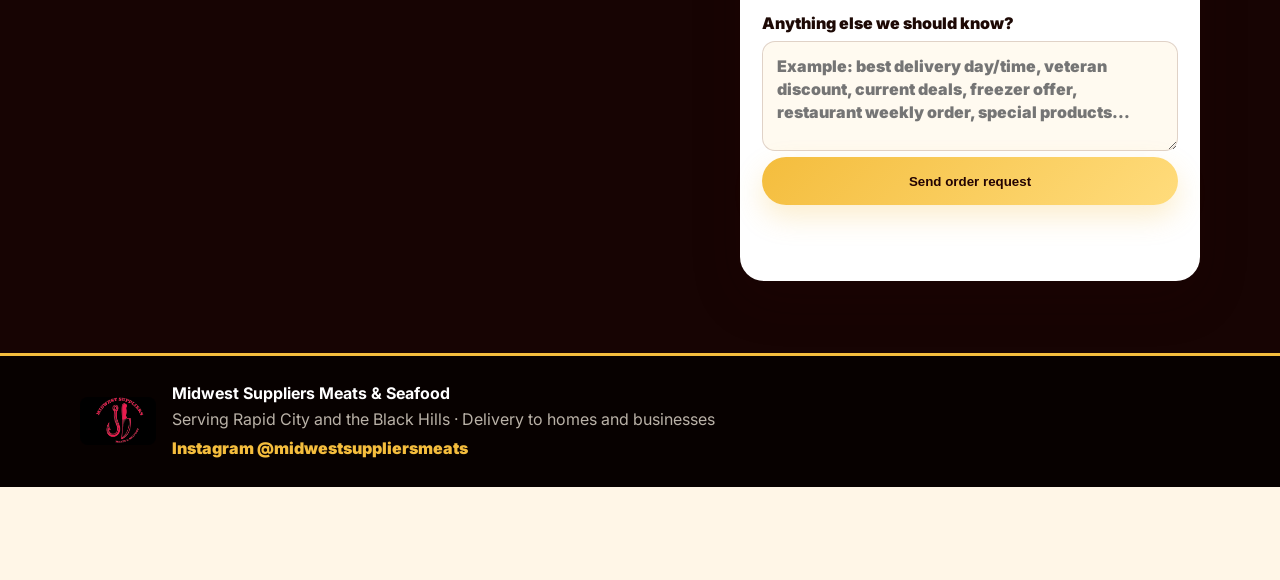
<file: order.html>
<!doctype html><html lang="en"><head><meta charset="utf-8"><meta name="viewport" content="width=device-width, initial-scale=1"><title>Request an order | MidWest Suppliers</title><meta http-equiv="refresh" content="0; url=index.html#order"><link rel="canonical" href="index.html#order"></head><body><p><a href="index.html#order">Continue to the order request form</a></p></body></html>
</file>
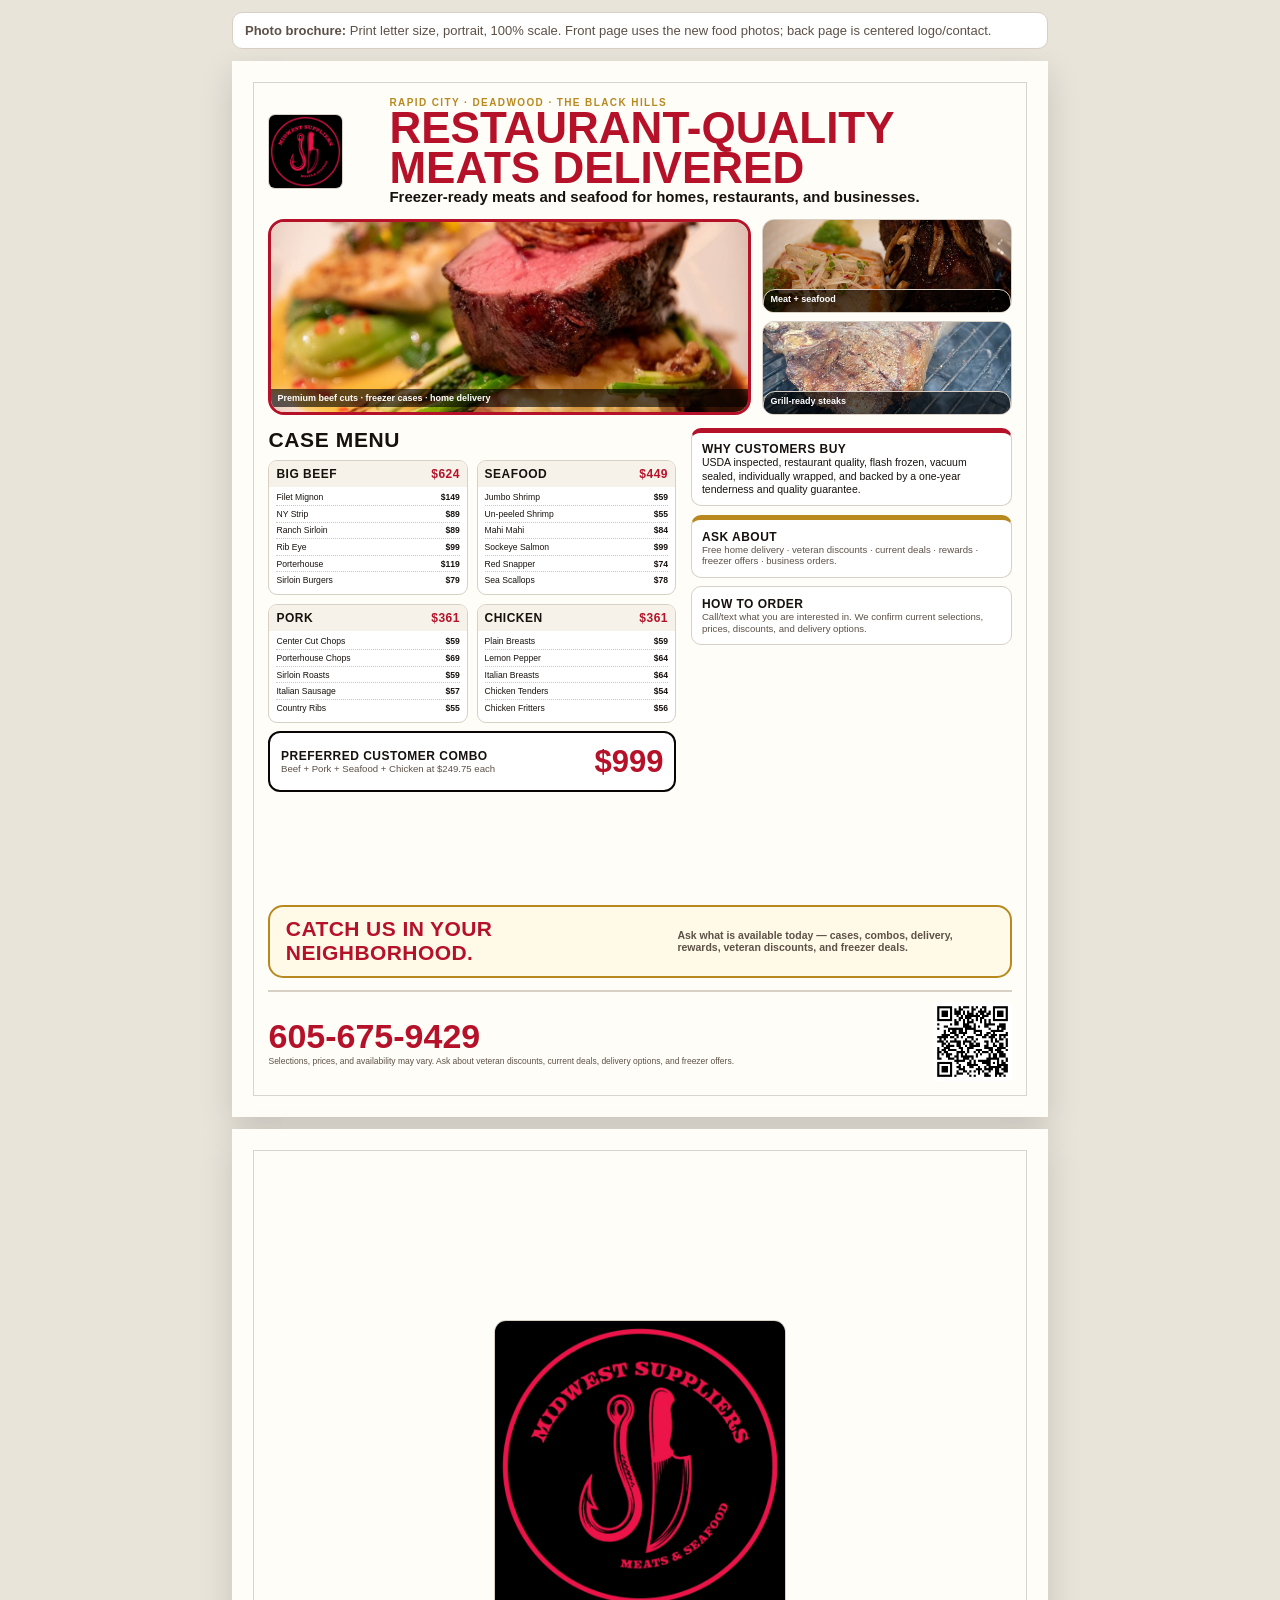
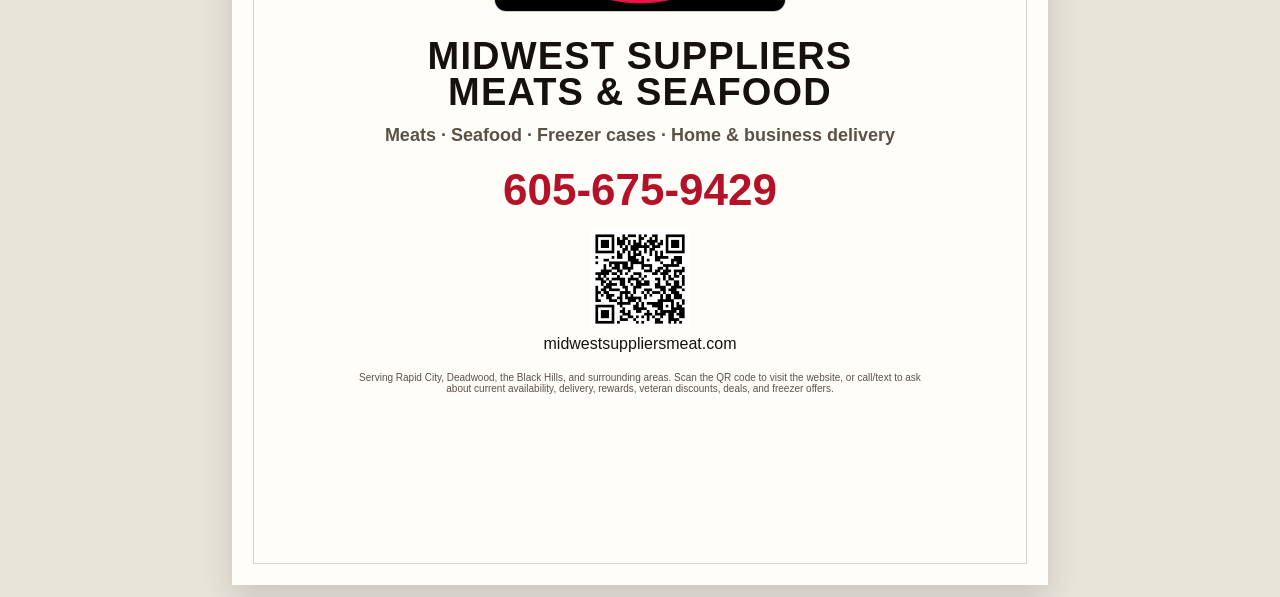
<file: photo-door-to-door-brochure.html>
<!doctype html>
<html lang="en">
<head>
<meta charset="utf-8" />
<meta name="viewport" content="width=device-width, initial-scale=1" />
<title>Midwest Suppliers Photo Door-to-Door Brochure</title>
<style>
:root{--ink:#17110d;--red:#b5122a;--gold:#b8891f;--muted:#5d5147;--line:#d8d0c5;--paper:#fffdf8;--soft:#fff6df;--black:#090504}*{box-sizing:border-box}body{margin:0;background:#e9e4da;color:var(--ink);font-family:Arial,Helvetica,sans-serif}.toolbar{max-width:8.5in;margin:12px auto;background:white;border:1px solid var(--line);border-radius:10px;padding:10px 12px;font-size:13px;color:var(--muted)}.page{width:8.5in;height:11in;margin:12px auto;background:var(--paper);box-shadow:0 12px 32px rgba(0,0,0,.14);position:relative;overflow:hidden;padding:.38in}.mark{position:absolute;inset:.22in;border:1px solid rgba(0,0,0,.16);pointer-events:none}.front{display:grid;grid-template-rows:auto auto 1fr auto;gap:.13in}.back{display:grid;place-items:center;text-align:center}.top{display:grid;grid-template-columns:1.1in 1fr;gap:.16in;align-items:center}.logo{width:.78in;height:.78in;object-fit:contain;border-radius:7px;border:1px solid var(--line)}h1,h2,h3,p{margin:0}h1{font-size:44px;line-height:.9;text-transform:uppercase;color:var(--red)}h2{font-size:21px;text-transform:uppercase;letter-spacing:.03em}h3{font-size:12px;text-transform:uppercase;letter-spacing:.04em}.kicker{font-size:10px;text-transform:uppercase;letter-spacing:.14em;color:var(--gold);font-weight:900}.lead{font-size:15px;font-weight:800;line-height:1.23}.hero{display:grid;grid-template-columns:1.55fr .8fr;gap:.12in}.hero img,.side-photos img{width:100%;height:100%;object-fit:cover;display:block}.hero-main{height:2.05in;border-radius:16px;overflow:hidden;border:3px solid var(--red)}.side-photos{display:grid;grid-template-rows:1fr 1fr;gap:.08in}.side-photos div{height:.985in;border-radius:12px;overflow:hidden;border:1px solid var(--line)}.caption{font-size:9px;color:white;background:rgba(0,0,0,.62);padding:4px 6px;position:relative;margin-top:-23px;font-weight:900}.grid{display:grid;grid-template-columns:1.12fr .88fr;gap:.16in}.cases{display:grid;grid-template-columns:1fr 1fr;gap:.09in}.case{border:1px solid var(--line);border-radius:9px;overflow:hidden;background:white}.case h3{display:flex;justify-content:space-between;background:#f7f2e9;padding:6px 7px}.case h3 span{color:var(--red)}.case ul{list-style:none;margin:0;padding:3px 7px 6px}.case li{display:flex;justify-content:space-between;border-bottom:1px dotted #cfc5b8;padding:2.8px 0;font-size:8.6px}.case li:last-child{border-bottom:0}.card{border:1px solid var(--line);border-radius:10px;background:white;padding:.1in;margin-bottom:.09in}.card.red{border-top:5px solid var(--red)}.card.gold{border-top:5px solid var(--gold)}.small{font-size:9.6px;line-height:1.22;color:var(--muted)}.body{font-size:10.5px;line-height:1.25}.combo{display:flex;justify-content:space-between;align-items:center;border:2px solid var(--black);border-radius:12px;background:white;padding:.11in;margin-top:.09in}.combo strong{font-size:31px;color:var(--red)}.neighborhood{border:2px solid var(--gold);background:#fff9e8;border-radius:15px;padding:.11in .16in;display:flex;justify-content:space-between;align-items:center;gap:.16in}.neighborhood strong{font-size:21px;text-transform:uppercase;color:var(--red);letter-spacing:.02em}.neighborhood span{font-size:10.5px;font-weight:800;color:var(--muted);max-width:3.3in}.cta{display:grid;grid-template-columns:1fr auto;gap:.16in;align-items:center;border-top:2px solid var(--line);padding-top:.1in}.phone{font-size:34px;color:var(--red);font-weight:900;text-decoration:none}.fine{font-size:8.5px;color:var(--muted)}.qr{width:.82in;height:.82in}.back-qr{width:1.05in;height:1.05in;margin:.14in auto .06in;display:block}.back-logo{width:3.05in;height:3.05in;object-fit:contain;border:1px solid var(--line);border-radius:12px;background:white;margin-bottom:.22in}.back h2{font-size:38px;line-height:.95}.back .phone{font-size:44px;display:block;margin:.2in 0 .05in}.back .social{font-size:18px;color:var(--gold);font-weight:900;margin-top:.08in}.back .center-box{max-width:5.9in}.back .tagline{font-size:18px;font-weight:800;color:var(--muted);margin:.16in 0}.back .tiny{font-size:10px;color:var(--muted);margin-top:.2in}@page{size:letter portrait;margin:0}@media print{body{background:white}.toolbar{display:none}.page{margin:0;box-shadow:none;break-after:page}.page:last-child{break-after:auto}.mark{border:.5px solid #ccc}}
</style>
</head>
<body>
<div class="toolbar"><strong>Photo brochure:</strong> Print letter size, portrait, 100% scale. Front page uses the new food photos; back page is centered logo/contact.</div>
<section class="page front"><div class="mark"></div>
  <div class="top"><img class="logo" src="assets/midwest-brochure-back-logo.jpg" alt="Midwest Suppliers logo"><div><p class="kicker">Rapid City · Deadwood · The Black Hills</p><h1>Restaurant-quality meats delivered</h1><p class="lead">Freezer-ready meats and seafood for homes, restaurants, and businesses.</p></div></div>
  <div class="hero"><div class="hero-main"><img src="assets/door-to-door-prime-rib-plate.jpg" alt="Sliced beef entree"><div class="caption">Premium beef cuts · freezer cases · home delivery</div></div><div class="side-photos"><div><img src="assets/door-to-door-meat-seafood-plate.jpg" alt="Meat and seafood plate"><div class="caption">Meat + seafood</div></div><div><img src="assets/door-to-door-grill-steak.jpg" alt="Steak on grill"><div class="caption">Grill-ready steaks</div></div></div></div>
  <div class="grid"><div><h2 style="margin-bottom:.08in">Case menu</h2><div class="cases">
    <div class="case"><h3>Big Beef <span>$624</span></h3><ul><li><span>Filet Mignon</span><b>$149</b></li><li><span>NY Strip</span><b>$89</b></li><li><span>Ranch Sirloin</span><b>$89</b></li><li><span>Rib Eye</span><b>$99</b></li><li><span>Porterhouse</span><b>$119</b></li><li><span>Sirloin Burgers</span><b>$79</b></li></ul></div>
    <div class="case"><h3>Seafood <span>$449</span></h3><ul><li><span>Jumbo Shrimp</span><b>$59</b></li><li><span>Un-peeled Shrimp</span><b>$55</b></li><li><span>Mahi Mahi</span><b>$84</b></li><li><span>Sockeye Salmon</span><b>$99</b></li><li><span>Red Snapper</span><b>$74</b></li><li><span>Sea Scallops</span><b>$78</b></li></ul></div>
    <div class="case"><h3>Pork <span>$361</span></h3><ul><li><span>Center Cut Chops</span><b>$59</b></li><li><span>Porterhouse Chops</span><b>$69</b></li><li><span>Sirloin Roasts</span><b>$59</b></li><li><span>Italian Sausage</span><b>$57</b></li><li><span>Country Ribs</span><b>$55</b></li></ul></div>
    <div class="case"><h3>Chicken <span>$361</span></h3><ul><li><span>Plain Breasts</span><b>$59</b></li><li><span>Lemon Pepper</span><b>$64</b></li><li><span>Italian Breasts</span><b>$64</b></li><li><span>Chicken Tenders</span><b>$54</b></li><li><span>Chicken Fritters</span><b>$56</b></li></ul></div>
  </div><div class="combo"><div><h3>Preferred Customer Combo</h3><p class="small">Beef + Pork + Seafood + Chicken at $249.75 each</p></div><strong>$999</strong></div></div>
  <div><div class="card red"><h3>Why customers buy</h3><p class="body">USDA inspected, restaurant quality, flash frozen, vacuum sealed, individually wrapped, and backed by a one-year tenderness and quality guarantee.</p></div><div class="card gold"><h3>Ask about</h3><p class="small">Free home delivery · veteran discounts · current deals · rewards · freezer offers · business orders.</p></div><div class="card"><h3>How to order</h3><p class="small">Call/text what you are interested in. We confirm current selections, prices, discounts, and delivery options.</p></div></div></div>
  <div class="neighborhood"><strong>Catch us in your neighborhood.</strong><span>Ask what is available today — cases, combos, delivery, rewards, veteran discounts, and freezer deals.</span></div>
  <div class="cta"><div><a class="phone" href="tel:16056759429">605-675-9429</a><p class="fine">Selections, prices, and availability may vary. Ask about veteran discounts, current deals, delivery options, and freezer offers.</p></div><img class="qr" src="assets/site-qr.png" alt="Website QR code"></div>
</section>
<section class="page back"><div class="mark"></div><div class="center-box"><img class="back-logo" src="assets/midwest-brochure-back-logo.jpg" alt="Midwest Suppliers badge logo"><h2>Midwest Suppliers<br>Meats & Seafood</h2><p class="tagline">Meats · Seafood · Freezer cases · Home & business delivery</p><a class="phone" href="tel:16056759429">605-675-9429</a><img class="qr back-qr" src="assets/site-qr.png" alt="Website QR code"><p class="url">midwestsuppliersmeat.com</p><p class="tiny">Serving Rapid City, Deadwood, the Black Hills, and surrounding areas. Scan the QR code to visit the website, or call/text to ask about current availability, delivery, rewards, veteran discounts, deals, and freezer offers.</p></div></section>
</body>
</html>
</file>
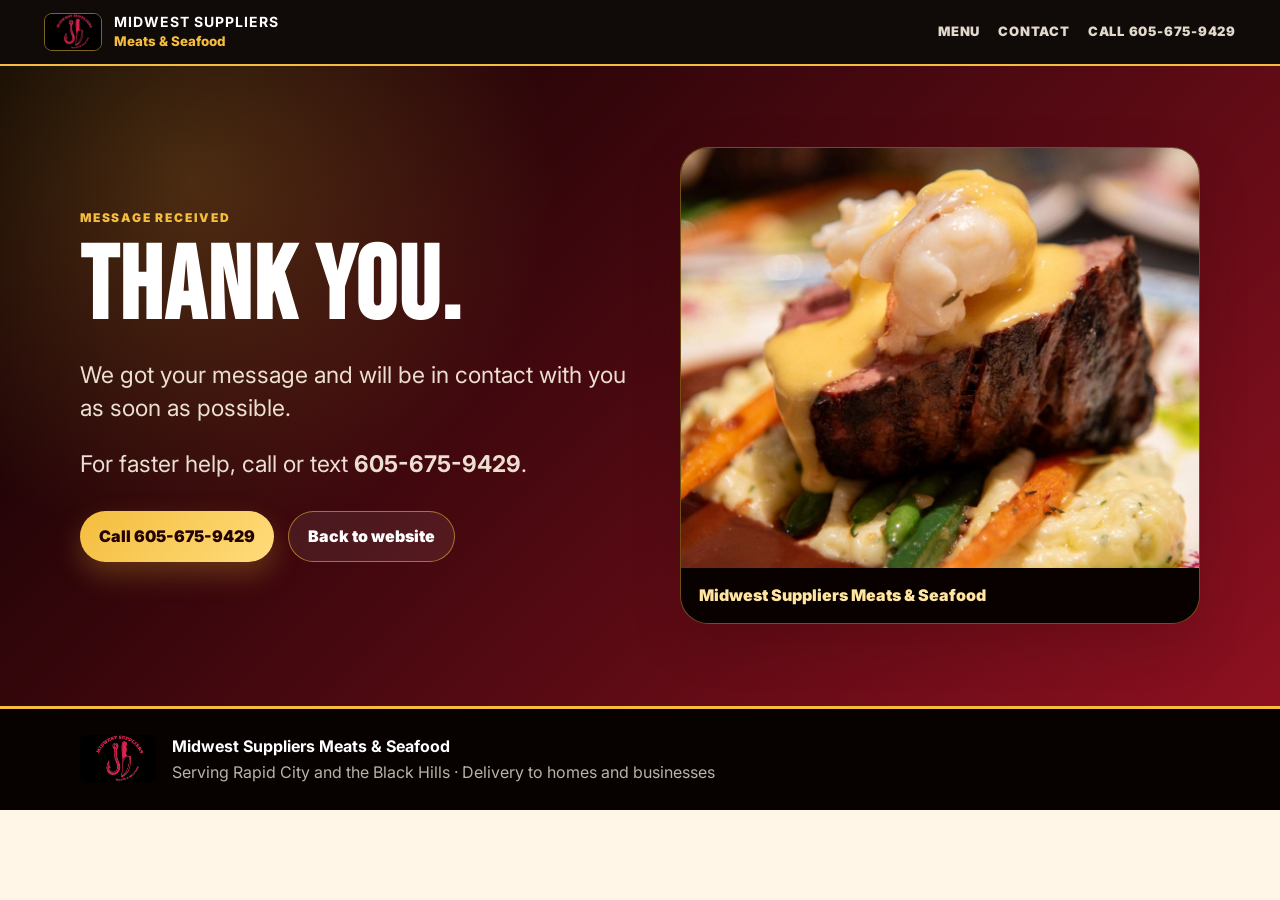
<file: thank-you.html>
<!doctype html>
<html lang="en">
<head>
  <meta charset="utf-8" />
  <meta name="viewport" content="width=device-width, initial-scale=1" />
  <title>Message Received | Midwest Suppliers Meats & Seafood</title>
  <meta name="description" content="Thank you for contacting Midwest Suppliers Meats & Seafood." />
  <link rel="preconnect" href="https://fonts.googleapis.com">
  <link rel="preconnect" href="https://fonts.gstatic.com" crossorigin>
  <link href="https://fonts.googleapis.com/css2?family=Bebas+Neue&family=Inter:wght@400;600;700;800;900&display=swap" rel="stylesheet">
  <link rel="stylesheet" href="styles.css?v=5" />
</head>
<body>
  <header class="site-header">
    <a class="brand" href="index.html" aria-label="Midwest Suppliers home">
      <img src="assets/knife-logo.jpg" alt="Midwest Suppliers Meats & Seafood knife logo" />
      <span><strong>Midwest Suppliers</strong><small>Meats & Seafood</small></span>
    </a>
    <nav aria-label="Primary navigation">
      <a href="index.html#menu">Menu</a>
      <a href="index.html#contact">Contact</a>
      <a href="tel:16056759429">Call 605-675-9429</a>
    </nav>
  </header>

  <main id="top">
    <section class="hero thank-you-hero">
      <div class="hero-copy">
        <p class="eyebrow">Message received</p>
        <h1>Thank you.</h1>
        <p class="lead">We got your message and will be in contact with you as soon as possible.</p>
        <p class="lead">For faster help, call or text <strong>605-675-9429</strong>.</p>
        <div class="hero-actions">
          <a class="btn primary" href="tel:16056759429">Call 605-675-9429</a>
          <a class="btn secondary" href="index.html">Back to website</a>
        </div>
      </div>
      <figure class="hero-photo">
        <img src="assets/steak-seafood-plate.jpg" alt="Plated steak topped with seafood and sauce" />
        <figcaption>Midwest Suppliers Meats & Seafood</figcaption>
      </figure>
    </section>
  </main>

  <footer>
    <img src="assets/knife-logo.jpg" alt="Midwest Suppliers logo" />
    <div><strong>Midwest Suppliers Meats & Seafood</strong><span>Serving Rapid City and the Black Hills · Delivery to homes and businesses</span></div>
  </footer>
</body>
</html>
</file>
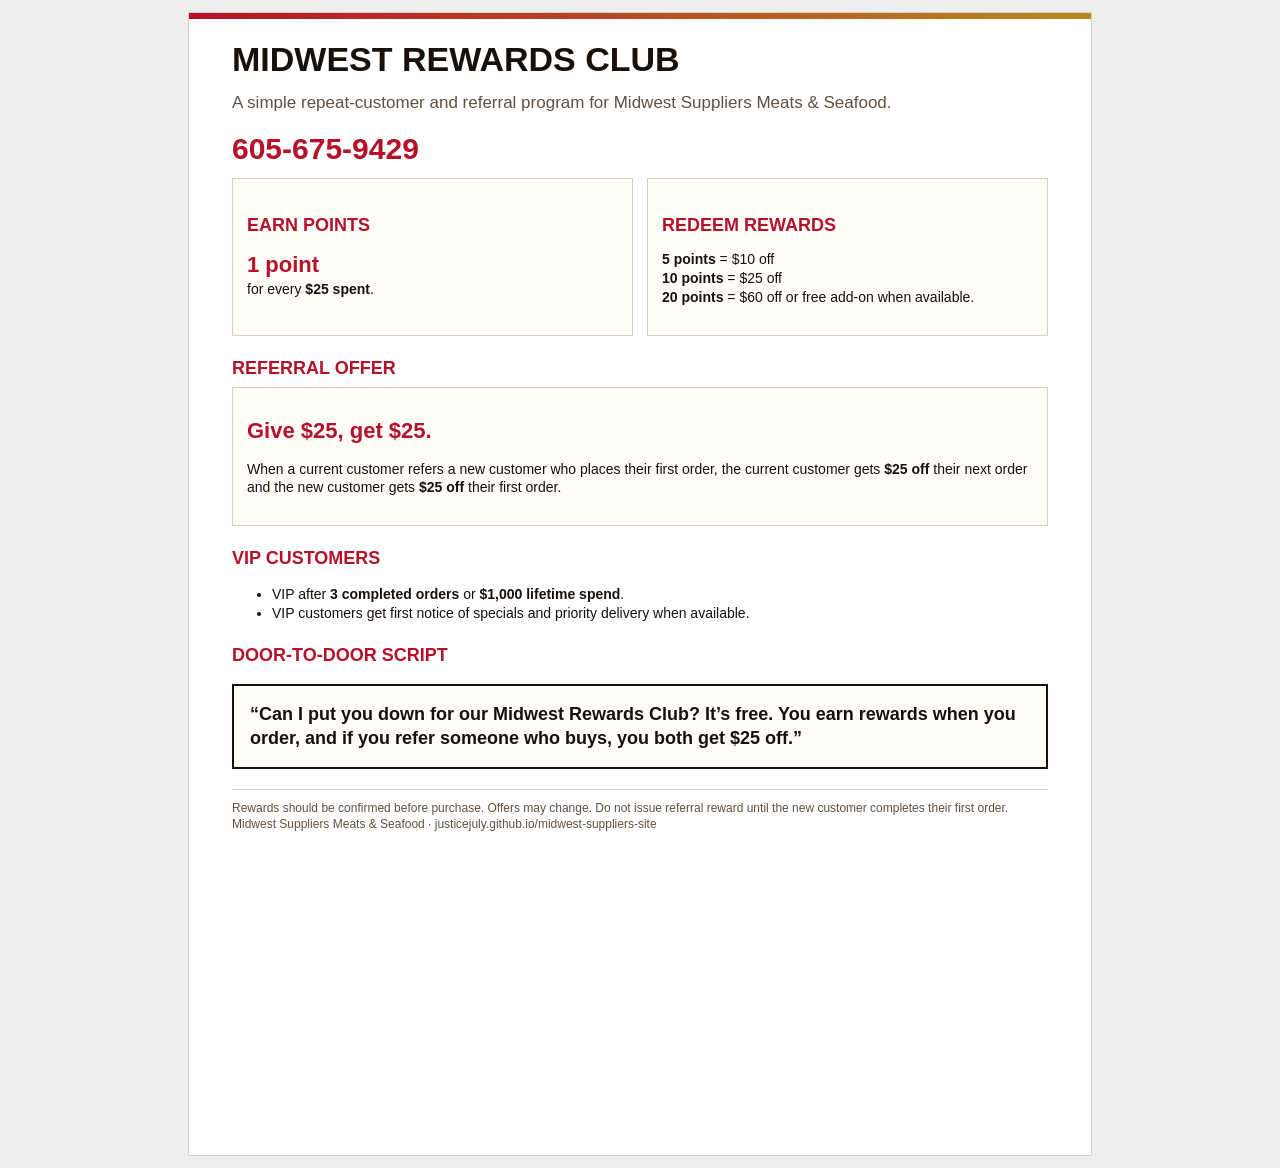
<file: customer-tracking/midwest-rewards-program-rules.html>
<!doctype html>
<html><head><meta charset="utf-8"><title>Midwest Rewards Program Rules</title>
<style>
@page{size:letter;margin:.45in}body{font-family:Arial,Helvetica,sans-serif;color:#17110d;margin:0;background:#eee}.sheet{width:8.5in;min-height:11in;background:#fff;margin:12px auto;padding:.45in;border:1px solid #d8d0c5}.bar{height:6px;background:linear-gradient(90deg,#b5122a,#b8891f);margin:-.45in -.45in .25in}h1{font-size:34px;margin:0;text-transform:uppercase;line-height:.95}h2{font-size:18px;margin:22px 0 8px;color:#b5122a;text-transform:uppercase}p,li{font-size:14px;line-height:1.35}.lead{font-size:17px;color:#5d5147}.phone{font-size:30px;color:#b5122a;font-weight:900;margin:12px 0}.grid{display:grid;grid-template-columns:1fr 1fr;gap:14px}.box{border:1px solid #d8d0c5;padding:14px;background:#fffdf8}.reward{font-size:22px;font-weight:900;color:#b5122a}.script{border:2px solid #17110d;padding:16px;background:#fffdf8;font-size:18px;font-weight:700}.small{font-size:12px;color:#5d5147;margin-top:20px;border-top:1px solid #d8d0c5;padding-top:10px}@media print{body{background:#fff}.sheet{margin:0;border:0}.bar{print-color-adjust:exact;-webkit-print-color-adjust:exact}}
</style></head><body><main class="sheet"><div class="bar"></div><h1>Midwest Rewards Club</h1><p class="lead">A simple repeat-customer and referral program for Midwest Suppliers Meats & Seafood.</p><div class="phone">605-675-9429</div><section class="grid"><div class="box"><h2>Earn points</h2><p><span class="reward">1 point</span><br>for every <b>$25 spent</b>.</p></div><div class="box"><h2>Redeem rewards</h2><p><b>5 points</b> = $10 off<br><b>10 points</b> = $25 off<br><b>20 points</b> = $60 off or free add-on when available.</p></div></section><h2>Referral offer</h2><div class="box"><p><span class="reward">Give $25, get $25.</span></p><p>When a current customer refers a new customer who places their first order, the current customer gets <b>$25 off</b> their next order and the new customer gets <b>$25 off</b> their first order.</p></div><h2>VIP customers</h2><ul><li>VIP after <b>3 completed orders</b> or <b>$1,000 lifetime spend</b>.</li><li>VIP customers get first notice of specials and priority delivery when available.</li></ul><h2>Door-to-door script</h2><p class="script">“Can I put you down for our Midwest Rewards Club? It’s free. You earn rewards when you order, and if you refer someone who buys, you both get $25 off.”</p><p class="small">Rewards should be confirmed before purchase. Offers may change. Do not issue referral reward until the new customer completes their first order. Midwest Suppliers Meats & Seafood · justicejuly.github.io/midwest-suppliers-site</p></main></body></html>
</file>
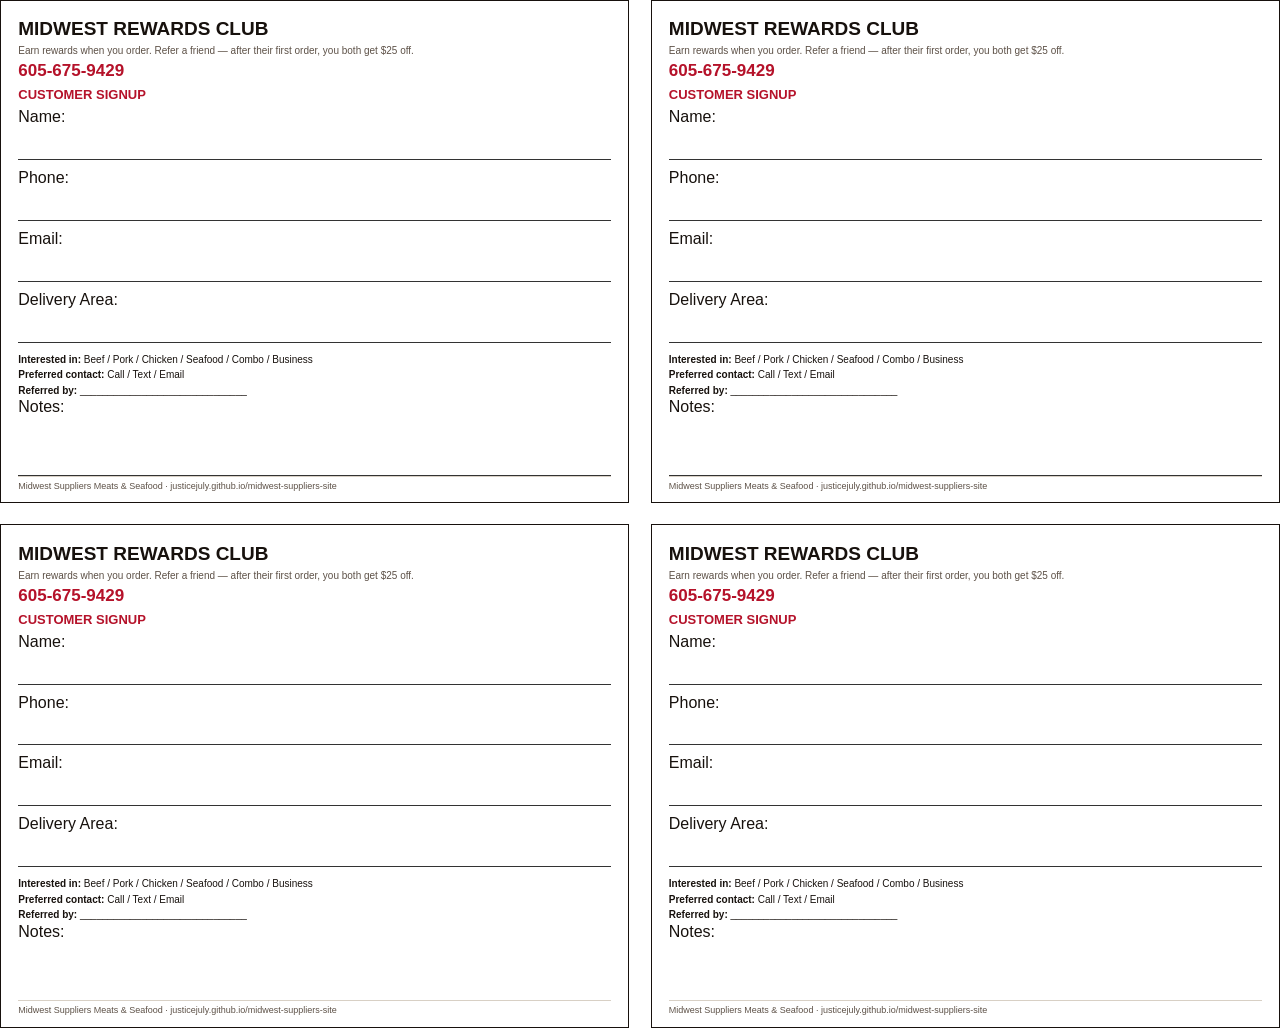
<file: customer-tracking/midwest-rewards-signup-sheet.html>
<!doctype html>
<html><head><meta charset="utf-8"><title>Midwest Rewards Signup Sheet</title>
<style>
@page{size:letter;margin:.35in}body{font-family:Arial,Helvetica,sans-serif;color:#17110d;margin:0}.page{display:grid;grid-template-columns:1fr 1fr;gap:.22in}.card{border:1px solid #17110d;padding:.18in;min-height:4.85in;position:relative}h1{font-size:19px;margin:0;text-transform:uppercase}h2{font-size:13px;margin:6px 0;color:#b5122a;text-transform:uppercase}p{font-size:10px;margin:5px 0;color:#5d5147}.phone{font-size:17px;color:#b5122a;font-weight:bold}.line{border-bottom:1px solid #333;height:.28in;margin:6px 0 9px}.choices{font-size:10px;line-height:1.55}.footer{position:absolute;bottom:.12in;left:.18in;right:.18in;border-top:1px solid #d8d0c5;padding-top:4px;font-size:9px;color:#5d5147}@media print{body{margin:0}}
</style></head><body><div class="page">
<section class="card"><h1>Midwest Rewards Club</h1><p>Earn rewards when you order. Refer a friend — after their first order, you both get $25 off.</p><div class="phone">605-675-9429</div><h2>Customer signup</h2>Name:<div class="line"></div>Phone:<div class="line"></div>Email:<div class="line"></div>Delivery Area:<div class="line"></div><div class="choices"><b>Interested in:</b> Beef / Pork / Chicken / Seafood / Combo / Business<br><b>Preferred contact:</b> Call / Text / Email<br><b>Referred by:</b> ______________________________</div>Notes:<div class="line" style="height:.55in"></div><div class="footer">Midwest Suppliers Meats & Seafood · justicejuly.github.io/midwest-suppliers-site</div></section>
<section class="card"><h1>Midwest Rewards Club</h1><p>Earn rewards when you order. Refer a friend — after their first order, you both get $25 off.</p><div class="phone">605-675-9429</div><h2>Customer signup</h2>Name:<div class="line"></div>Phone:<div class="line"></div>Email:<div class="line"></div>Delivery Area:<div class="line"></div><div class="choices"><b>Interested in:</b> Beef / Pork / Chicken / Seafood / Combo / Business<br><b>Preferred contact:</b> Call / Text / Email<br><b>Referred by:</b> ______________________________</div>Notes:<div class="line" style="height:.55in"></div><div class="footer">Midwest Suppliers Meats & Seafood · justicejuly.github.io/midwest-suppliers-site</div></section>
<section class="card"><h1>Midwest Rewards Club</h1><p>Earn rewards when you order. Refer a friend — after their first order, you both get $25 off.</p><div class="phone">605-675-9429</div><h2>Customer signup</h2>Name:<div class="line"></div>Phone:<div class="line"></div>Email:<div class="line"></div>Delivery Area:<div class="line"></div><div class="choices"><b>Interested in:</b> Beef / Pork / Chicken / Seafood / Combo / Business<br><b>Preferred contact:</b> Call / Text / Email<br><b>Referred by:</b> ______________________________</div>Notes:<div class="line" style="height:.55in"></div><div class="footer">Midwest Suppliers Meats & Seafood · justicejuly.github.io/midwest-suppliers-site</div></section>
<section class="card"><h1>Midwest Rewards Club</h1><p>Earn rewards when you order. Refer a friend — after their first order, you both get $25 off.</p><div class="phone">605-675-9429</div><h2>Customer signup</h2>Name:<div class="line"></div>Phone:<div class="line"></div>Email:<div class="line"></div>Delivery Area:<div class="line"></div><div class="choices"><b>Interested in:</b> Beef / Pork / Chicken / Seafood / Combo / Business<br><b>Preferred contact:</b> Call / Text / Email<br><b>Referred by:</b> ______________________________</div>Notes:<div class="line" style="height:.55in"></div><div class="footer">Midwest Suppliers Meats & Seafood · justicejuly.github.io/midwest-suppliers-site</div></section></div></body></html>
</file>
<file: styles.css>
:root{
  --black:#070100;
  --charcoal:#170403;
  --red:#d31732;
  --red-dark:#8d1020;
  --gold:#f4bd3d;
  --gold-soft:#ffe5a0;
  --cream:#fff6e7;
  --paper:#fff0d0;
  --ink:#1d0905;
  --muted:#755f4d;
  --line:rgba(84,30,14,.18);
  --shadow:0 18px 50px rgba(41,7,4,.18);
  --max:1120px;
}
*{box-sizing:border-box}
html{scroll-behavior:smooth}
body{margin:0;background:var(--cream);color:var(--ink);font-family:Inter,system-ui,-apple-system,Segoe UI,sans-serif;line-height:1.45}
a{color:inherit}.skip-link{position:absolute;top:-60px;left:12px;background:var(--gold);padding:10px 14px;border-radius:999px;z-index:100}.skip-link:focus{top:12px}
.site-header{position:sticky;top:0;z-index:20;display:flex;justify-content:space-between;align-items:center;gap:18px;padding:12px clamp(16px,4vw,44px);background:rgba(7,1,0,.96);color:#fff;border-bottom:2px solid var(--gold)}
.brand{display:flex;align-items:center;gap:12px;text-decoration:none}.brand img{width:58px;height:38px;object-fit:cover;border-radius:8px;border:1px solid rgba(244,189,61,.5)}.brand strong{display:block;text-transform:uppercase;letter-spacing:.07em;font-size:14px}.brand small{display:block;color:var(--gold);font-weight:800}
nav{display:flex;gap:18px;align-items:center;flex-wrap:wrap;justify-content:flex-end}nav a{text-decoration:none;text-transform:uppercase;letter-spacing:.06em;font-size:13px;font-weight:900;color:rgba(255,246,231,.88)}nav a:hover{color:var(--gold)}nav .social-icon{width:28px;height:28px;padding:4px;border:1px solid rgba(244,189,61,.22);border-radius:999px;color:rgba(255,246,231,.72);display:inline-flex;align-items:center;justify-content:center;opacity:.78}nav .social-icon svg{width:17px;height:17px;display:block;fill:none;stroke:currentColor;stroke-width:1.8}nav .social-icon:hover{color:var(--gold);border-color:rgba(244,189,61,.55);opacity:1}
.hero{max-width:none;min-height:640px;display:grid;grid-template-columns:minmax(0,1fr) minmax(320px,520px);gap:34px;align-items:center;padding:70px max(clamp(18px,5vw,60px),calc((100vw - var(--max))/2));background:radial-gradient(circle at 15% 18%,rgba(244,189,61,.22),transparent 30%),linear-gradient(135deg,var(--black),var(--red-dark));color:#fff}.eyebrow{margin:0 0 14px;text-transform:uppercase;letter-spacing:.15em;font-weight:900;font-size:12px;color:var(--gold)}.eyebrow.red{color:var(--red)}h1,h2{font-family:'Bebas Neue',Inter,sans-serif;line-height:.94;letter-spacing:.02em;margin:0}h1{font-size:clamp(56px,8vw,104px);max-width:760px}h2{font-size:clamp(42px,6vw,72px)}h3{margin:0;font-size:24px;line-height:1.08}.lead{max-width:680px;margin:22px 0 0;color:rgba(255,246,231,.9);font-size:clamp(18px,2vw,23px)}.hero-actions{display:flex;gap:14px;flex-wrap:wrap;margin-top:30px}.btn{display:inline-flex;align-items:center;justify-content:center;min-height:48px;padding:13px 19px;border-radius:999px;border:0;text-decoration:none;font-weight:900;cursor:pointer;transition:.16s ease}.btn.primary{background:linear-gradient(135deg,var(--gold),#ffdc7c);color:#240403;box-shadow:0 12px 28px rgba(244,189,61,.25)}.btn.secondary{background:rgba(255,255,255,.07);border:1px solid rgba(244,189,61,.55);color:#fff}.btn:hover{transform:translateY(-2px)}.btn.full{width:100%}.hero-photo{margin:0;background:#100;border:1px solid rgba(244,189,61,.42);border-radius:28px;overflow:hidden;box-shadow:var(--shadow)}.hero-photo img{display:block;width:100%;height:420px;object-fit:cover}.hero-photo figcaption{padding:16px 18px;color:var(--gold-soft);font-weight:900;background:rgba(0,0,0,.45)}
.quick-facts{max-width:var(--max);margin:0 auto;display:grid;grid-template-columns:repeat(3,1fr);gap:14px;padding:22px clamp(18px,3vw,0)}.quick-facts div{background:#fff;border:1px solid var(--line);border-radius:18px;padding:20px;box-shadow:0 8px 26px rgba(61,13,7,.06)}.quick-facts strong{display:block;color:var(--red);font-size:18px}.quick-facts span{display:block;color:var(--muted);margin-top:4px}
.section{max-width:var(--max);margin:0 auto;padding:72px clamp(18px,3vw,0)}.section-head.simple{max-width:760px;margin-bottom:28px}.section-head p:last-child{color:var(--muted);font-size:18px}.case-grid{display:grid;grid-template-columns:repeat(2,1fr);gap:18px}.case-card{background:#fff;border:1px solid var(--line);border-radius:22px;padding:22px;box-shadow:0 10px 36px rgba(61,13,7,.07)}.case-card h3{display:flex;justify-content:space-between;gap:14px;border-bottom:2px solid var(--paper);padding-bottom:14px}.case-card h3 span{color:var(--red);white-space:nowrap}.case-card ul{list-style:none;margin:16px 0 0;padding:0}.case-card li{display:flex;justify-content:space-between;gap:20px;padding:10px 0;border-bottom:1px solid var(--line);color:var(--muted);font-weight:700}.case-card b{color:var(--ink)}.combo-card{margin-top:18px;display:flex;justify-content:space-between;align-items:center;gap:24px;background:linear-gradient(135deg,var(--charcoal),var(--red-dark));color:#fff;border-radius:26px;padding:26px;border:1px solid rgba(244,189,61,.5)}.combo-card p{color:rgba(255,246,231,.8);margin:10px 0 0}.combo-card strong{font-size:clamp(52px,8vw,88px);font-family:'Bebas Neue';color:var(--gold)}
.split-section{display:grid;grid-template-columns:.75fr 1.25fr;gap:34px;align-items:start}.promise-list{background:#fff;border:1px solid var(--line);border-radius:24px;padding:24px;box-shadow:0 10px 36px rgba(61,13,7,.07)}.promise-list p{margin:0 0 16px;color:var(--muted);font-size:18px}.promise-list p:last-child{margin-bottom:0}.promise-list strong{color:var(--ink)}
.contact-section{max-width:none;display:grid;grid-template-columns:minmax(0,1fr) 460px;gap:34px;align-items:center;padding:72px max(clamp(18px,5vw,60px),calc((100vw - var(--max))/2));background:var(--charcoal);color:#fff}.contact-copy p{max-width:620px;color:rgba(255,246,231,.82);font-size:18px}.phone-link{display:inline-block;margin-top:16px;color:var(--gold);font-size:clamp(38px,6vw,70px);font-family:'Bebas Neue';text-decoration:none}.order-form{background:#fff;color:var(--ink);border-radius:24px;padding:22px;box-shadow:var(--shadow)}.order-form label{display:block;margin-top:12px;font-weight:900}.order-form input,.order-form select,.order-form textarea{width:100%;margin-top:6px;border:1px solid var(--line);border-radius:13px;padding:13px 14px;background:#fffaf0;color:var(--ink);font:inherit}.order-form select{appearance:auto}.order-form textarea{min-height:110px;resize:vertical}.form-note{margin:12px 0 0;color:var(--muted);font-size:13px}.form-status{min-height:22px;color:var(--red);font-weight:800}
footer{display:flex;align-items:center;gap:16px;padding:26px max(clamp(18px,5vw,60px),calc((100vw - var(--max))/2));background:var(--black);color:#fff;border-top:3px solid var(--gold)}footer img{width:76px;height:48px;object-fit:cover;border-radius:8px}footer strong,footer span,footer a{display:block}footer span{color:rgba(255,246,231,.72);margin-top:3px}.footer-social{color:var(--gold);font-weight:900;margin-top:6px;text-decoration:none}.footer-social:hover{text-decoration:underline}
@media (max-width:900px){.hero,.quick-facts,.case-grid,.split-section,.contact-section{grid-template-columns:1fr}.hero{min-height:auto}.hero-photo img{height:340px}.combo-card{align-items:flex-start;flex-direction:column}}
@media (max-width:620px){.site-header{align-items:flex-start}.brand img{width:50px}.brand small{display:none}nav{gap:10px}nav a{font-size:12px}h1{font-size:54px}.hero,.section,.contact-section{padding-top:54px;padding-bottom:54px}.quick-facts{padding-top:14px}.case-card h3{display:block}.case-card h3 span{display:block;margin-top:6px}.hero-photo img{height:270px}footer{align-items:flex-start}}
</file>
